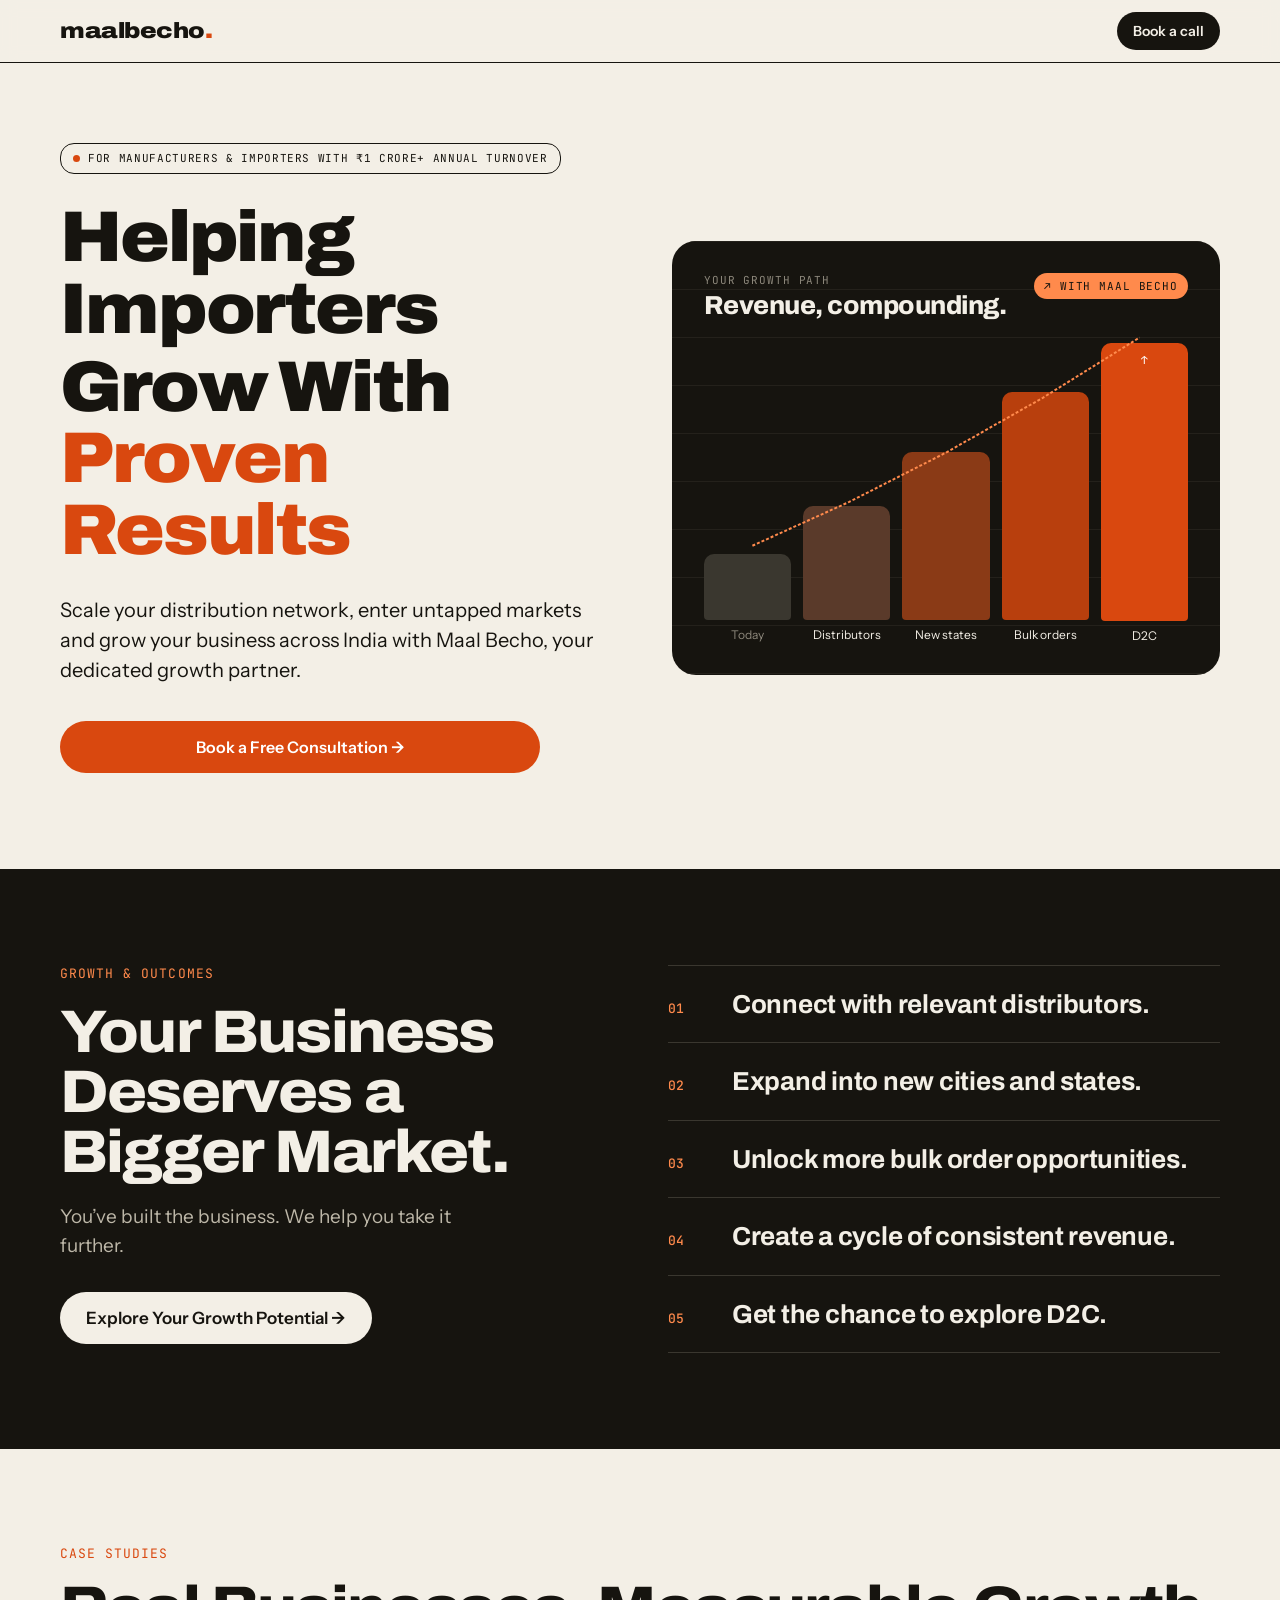
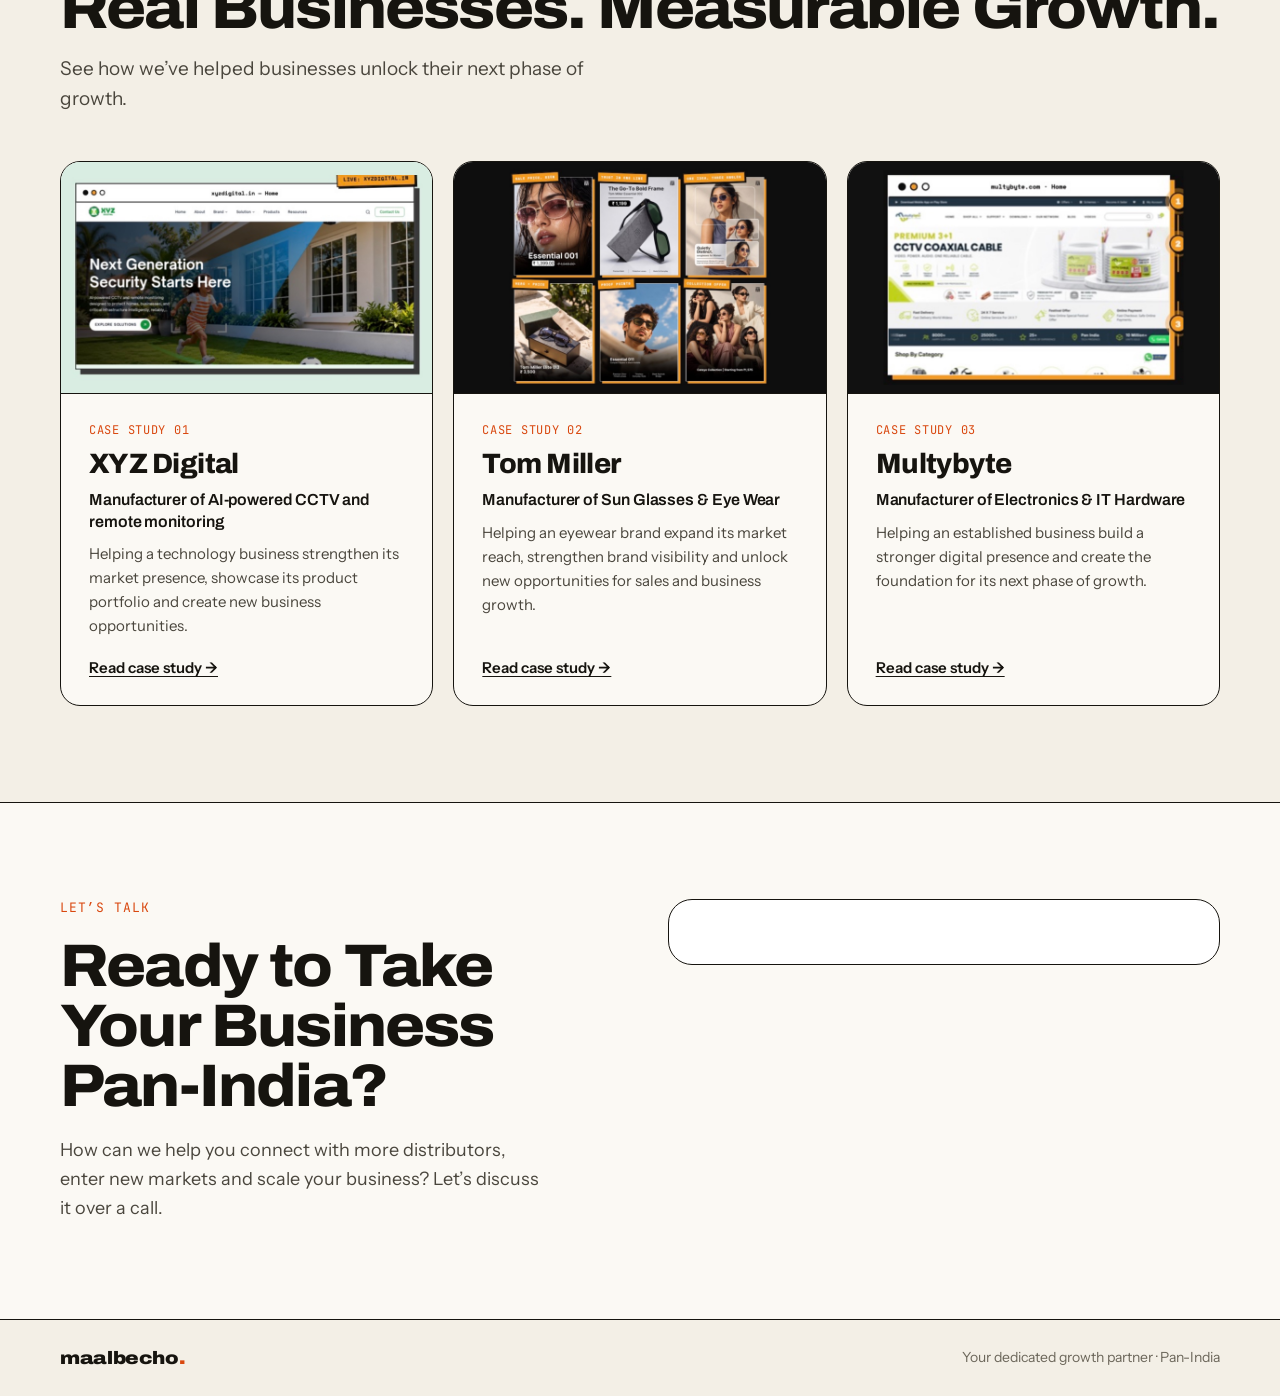
<file: index.html>
<!DOCTYPE html>
<html lang="en">
<head>
<meta charset="utf-8">
<meta name="viewport" content="width=device-width, initial-scale=1">
<title>Maalbecho — More Distributors. More Markets. More Business.</title>
<meta name="description" content="Scale your distribution network, enter untapped markets and grow across India with Maal Becho, your dedicated growth partner.">
<meta property="og:title" content="Maalbecho — More Distributors. More Markets. More Business.">
<meta property="og:type" content="website">
<link rel="icon" type="image/svg+xml" href="favicon.svg">
<link rel="apple-touch-icon" href="favicon-180.png">
<link rel="preconnect" href="https://fonts.googleapis.com">
<link rel="preconnect" href="https://fonts.gstatic.com" crossorigin>
<link rel="stylesheet" href="https://fonts.googleapis.com/css2?family=Archivo:wdth,wght@62..125,400..900&family=Instrument+Sans:wght@400;500;600&family=JetBrains+Mono:wght@500&display=swap">
<link rel="stylesheet" href="css/landing.css">
<script>window.dataLayer=window.dataLayer||[];window.dataLayer.push({'gtm.start':new Date().getTime(),event:'gtm.js'});</script>
<script async src="https://www.googletagmanager.com/gtm.js?id=GTM-WXWTQQGD"></script>
</head>
<body>
<header class="hdr"><div class="wrap">
  <a class="logo" href="index.html" aria-label="Maalbecho home">maalbecho<span>.</span></a>
  <nav aria-label="Main"><a class="pill" href="#apply">Book a call</a></nav>
</div></header>

<main>
<section class="wrap hero">
  <div class="hero-copy">
    <div class="tag"><i></i>For Manufacturers &amp; Importers with ₹1 Crore+ Annual Turnover</div>
    <h1>Helping <span class="rot" id="rot"><span class="on">Manufacturers</span><span aria-hidden="true">Importers</span></span> Grow With <span class="acc">Proven Results</span></h1>
    <p class="sub">Scale your distribution network, enter untapped markets and grow your business across India with Maal Becho, your dedicated growth partner.</p>
    <div class="btns"><a class="btn or" href="#apply">Book a Free Consultation →</a></div>
  </div>
  <div class="gpanel" aria-label="Growth path chart">
    <div class="gridlines"></div>
    <div class="ghead">
      <div><small>YOUR GROWTH PATH</small><b>Revenue, compounding.</b></div>
      <em>↗ WITH MAAL BECHO</em>
    </div>
    <div class="gchart">
        <div class="bar"><div class="col" style="height:22%;background:#3A372F;color:#BDB7A8"></div><span style="color:#8C877B">Today</span></div>
        <div class="bar"><div class="col" style="height:38%;background:#5A3A2A;color:#F3EFE6"></div><span style="color:#F3EFE6">Distributors</span></div>
        <div class="bar"><div class="col" style="height:56%;background:#8A3A16;color:#F3EFE6"></div><span style="color:#F3EFE6">New states</span></div>
        <div class="bar"><div class="col" style="height:76%;background:#B83F0D;color:#F3EFE6"></div><span style="color:#F3EFE6">Bulk orders</span></div>
        <div class="bar"><div class="col" style="height:100%;background:#D9480F;color:#fff">↑</div><span style="color:#F3EFE6">D2C</span></div>
      <svg viewBox="0 0 100 100" preserveAspectRatio="none" aria-hidden="true"><path d="M10 74 L30 58 L50 40 L70 20 L90 -2" fill="none" stroke="#FF8A4C" stroke-dasharray="3 2" vector-effect="non-scaling-stroke"/></svg>
    </div>
  </div>
</section>

<section class="dark"><div class="wrap grid2">
  <div class="col">
    <div class="eyebrow">GROWTH &amp; OUTCOMES</div>
    <h2>Your Business Deserves a Bigger Market.</h2>
    <p>You’ve built the business. We help you take it further.</p>
    <a class="btn" href="#apply">Explore Your Growth Potential →</a>
  </div>
  <ol class="outs">
        <li><b>01</b><span>Connect with relevant distributors.</span></li>
        <li><b>02</b><span>Expand into new cities and states.</span></li>
        <li><b>03</b><span>Unlock more bulk order opportunities.</span></li>
        <li><b>04</b><span>Create a cycle of consistent revenue.</span></li>
        <li><b>05</b><span>Get the chance to explore D2C.</span></li>
  </ol>
</div></section>

<section class="wrap cases" id="cases">
  <div class="eyebrow">CASE STUDIES</div>
  <h2>Real Businesses. Measurable Growth.</h2>
  <p class="lead">See how we’ve helped businesses unlock their next phase of growth.</p>
  <div class="cards">
      <article class="card">
        <img src="assets/case-studies/xyz-digital.jpg" alt="XYZ Digital case study" width="1600" height="1000">
        <div><small>CASE STUDY 01</small><h3>XYZ Digital</h3><h4>Manufacturer of AI-powered CCTV and remote monitoring</h4><p>Helping a technology business strengthen its market presence, showcase its product portfolio and create new business opportunities.</p><a href="assets/case-studies/xyz-digital-case-study.pdf" target="_blank" rel="noopener">Read case study →</a></div>
      </article>
      <article class="card">
        <img src="assets/case-studies/tom-miller.jpg" alt="Tom Miller case study" width="1600" height="1000">
        <div><small>CASE STUDY 02</small><h3>Tom Miller</h3><h4>Manufacturer of Sun Glasses &amp; Eye Wear</h4><p>Helping an eyewear brand expand its market reach, strengthen brand visibility and unlock new opportunities for sales and business growth.</p><a href="assets/case-studies/tom-miller-case-study.pdf" target="_blank" rel="noopener">Read case study →</a></div>
      </article>
      <article class="card">
        <img src="assets/case-studies/multybyte.jpg" alt="Multybyte case study" width="1600" height="1000">
        <div><small>CASE STUDY 03</small><h3>Multybyte</h3><h4>Manufacturer of Electronics &amp; IT Hardware</h4><p>Helping an established business build a stronger digital presence and create the foundation for its next phase of growth.</p><a href="assets/case-studies/multybyte-case-study.pdf" target="_blank" rel="noopener">Read case study →</a></div>
      </article>
  </div>
</section>

<section class="apply" id="apply"><div class="wrap grid2">
  <div class="col">
    <div class="eyebrow">LET’S TALK</div>
    <h2>Ready to Take Your Business Pan-India?</h2>
    <p>How can we help you connect with more distributors, enter new markets and scale your business? Let’s discuss it over a call.</p>
    
  </div>
  <div class="formbox">
    <div data-leadgen-form="ed8972c9-ac7f-48f7-9db3-3a24e0af2548"></div>
  </div>
</div></section>
</main>

<footer class="ftr"><div class="wrap">
  <a class="logo" href="index.html">maalbecho<span>.</span></a>
  <div>Your dedicated growth partner · Pan-India</div>
</div></footer>
<script src="js/landing.js"></script>
<script src="https://api.leadzam.com/widget/widget.js" defer></script>
</body>
</html>
</file>
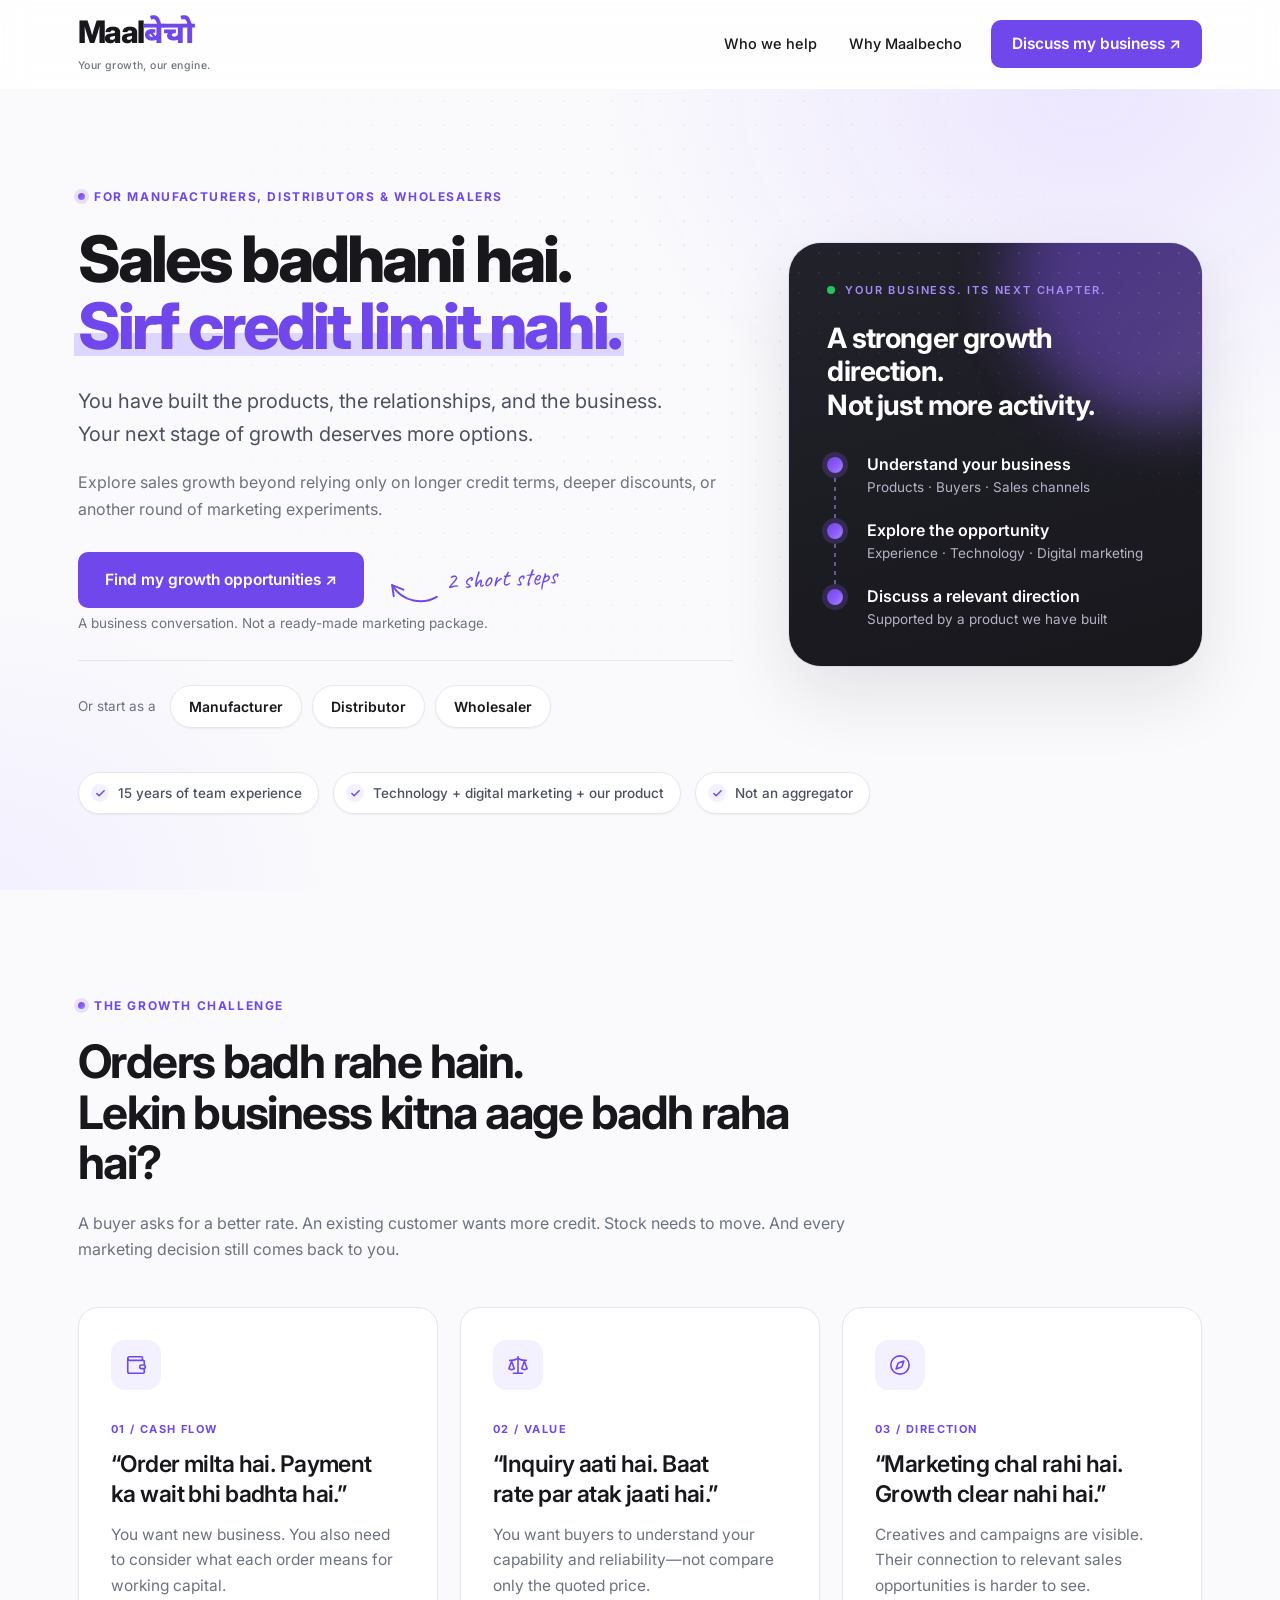
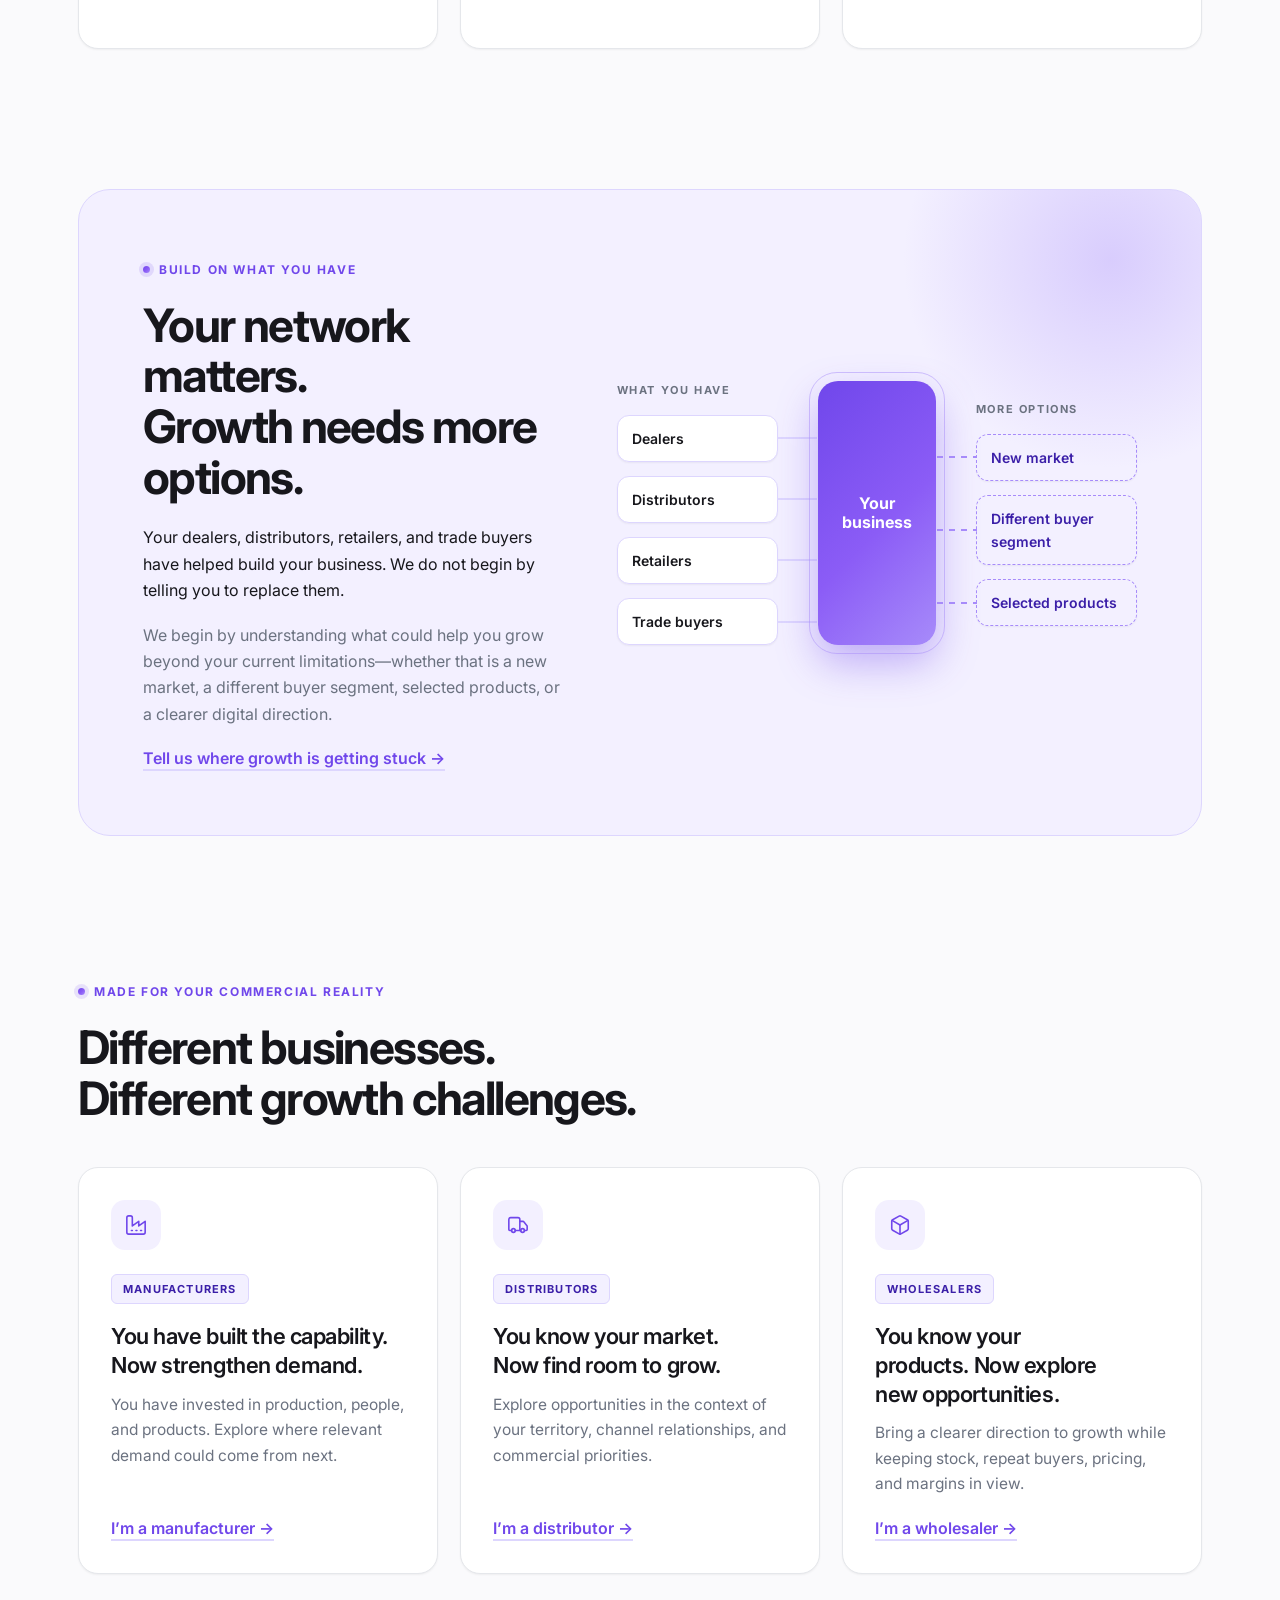
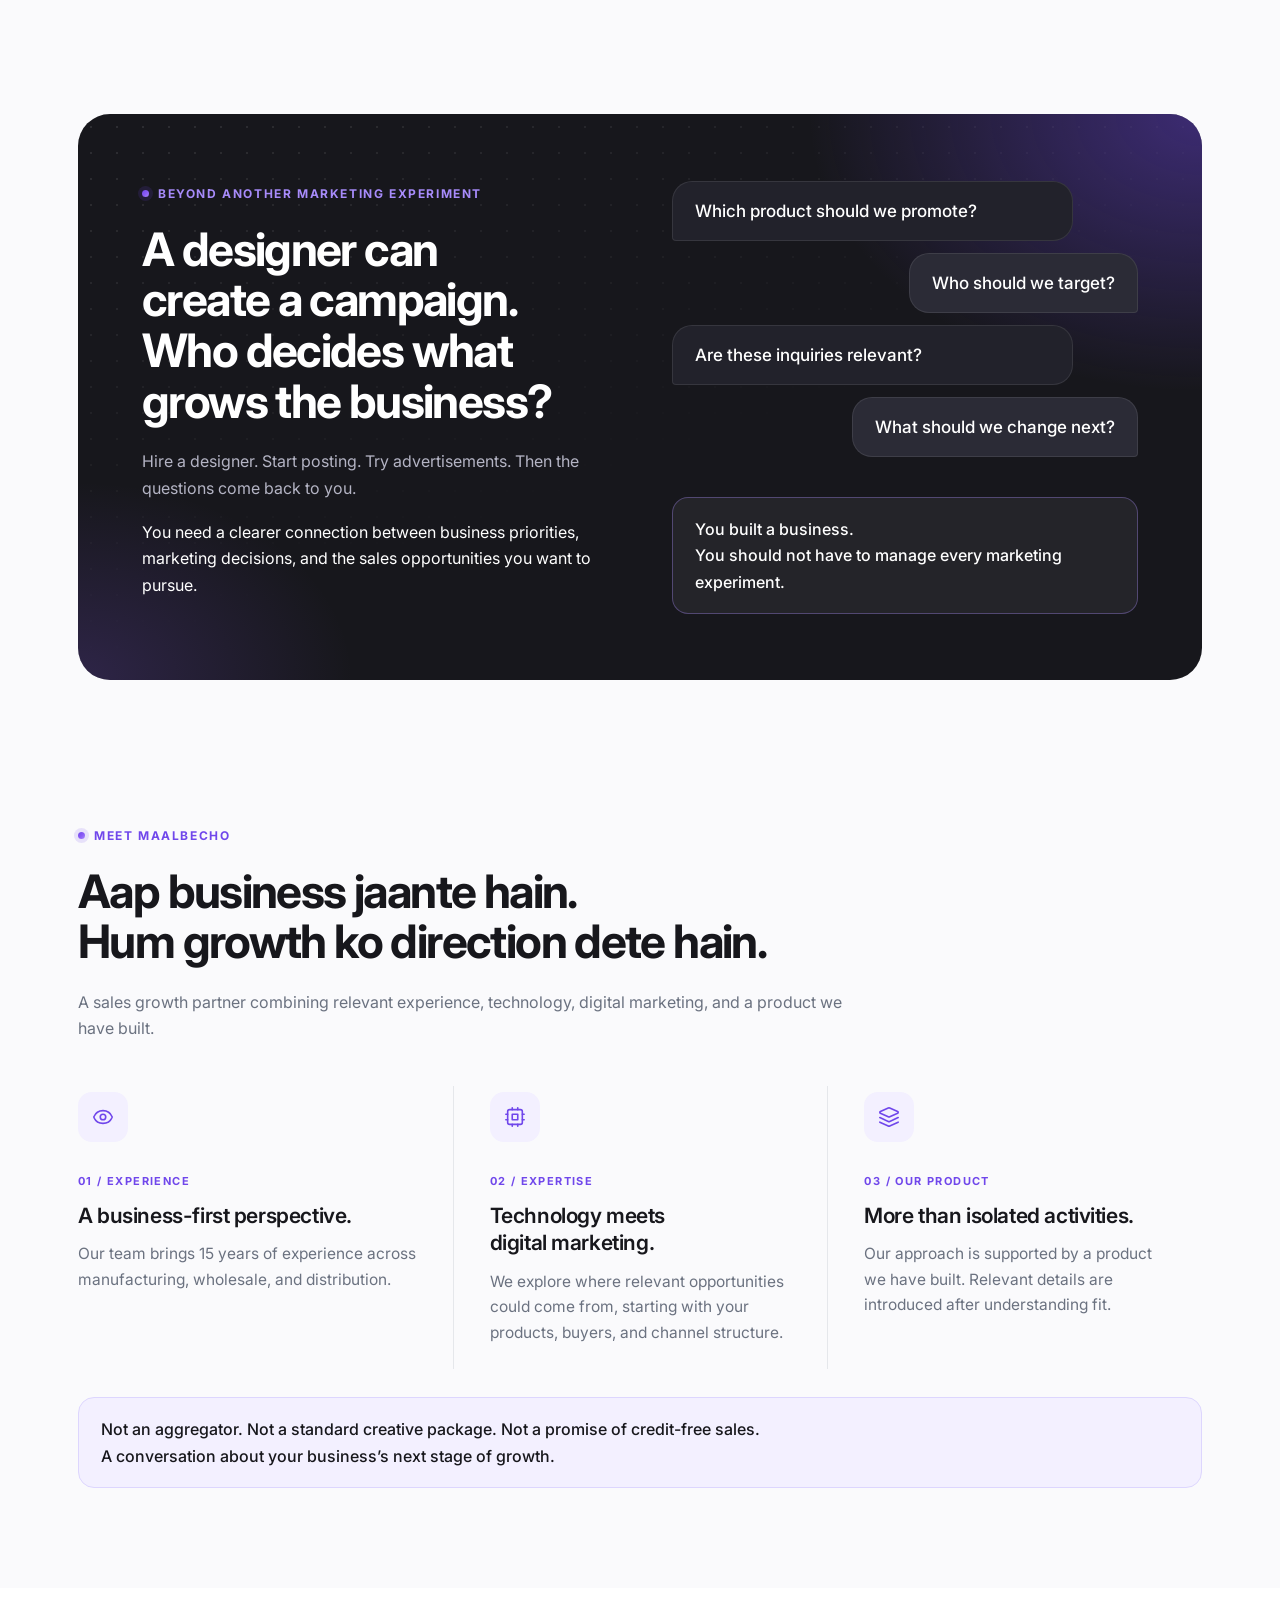
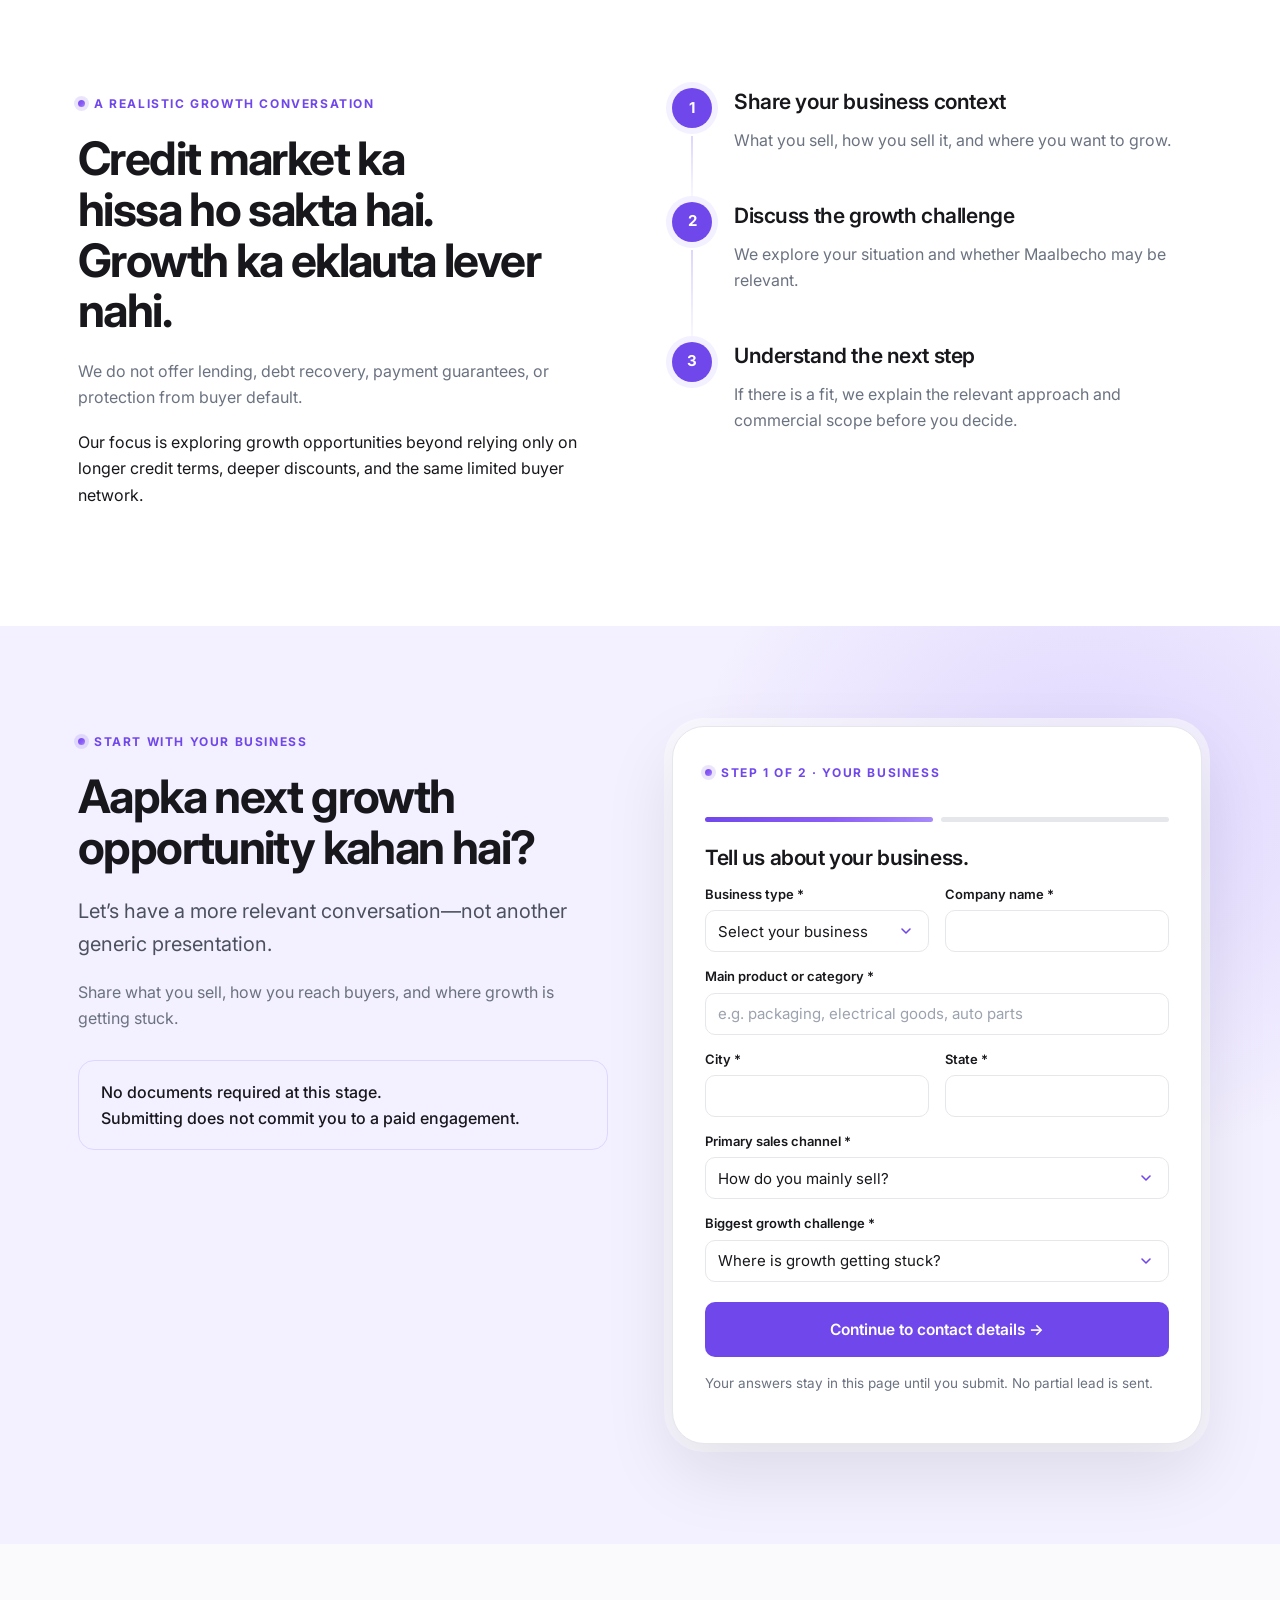
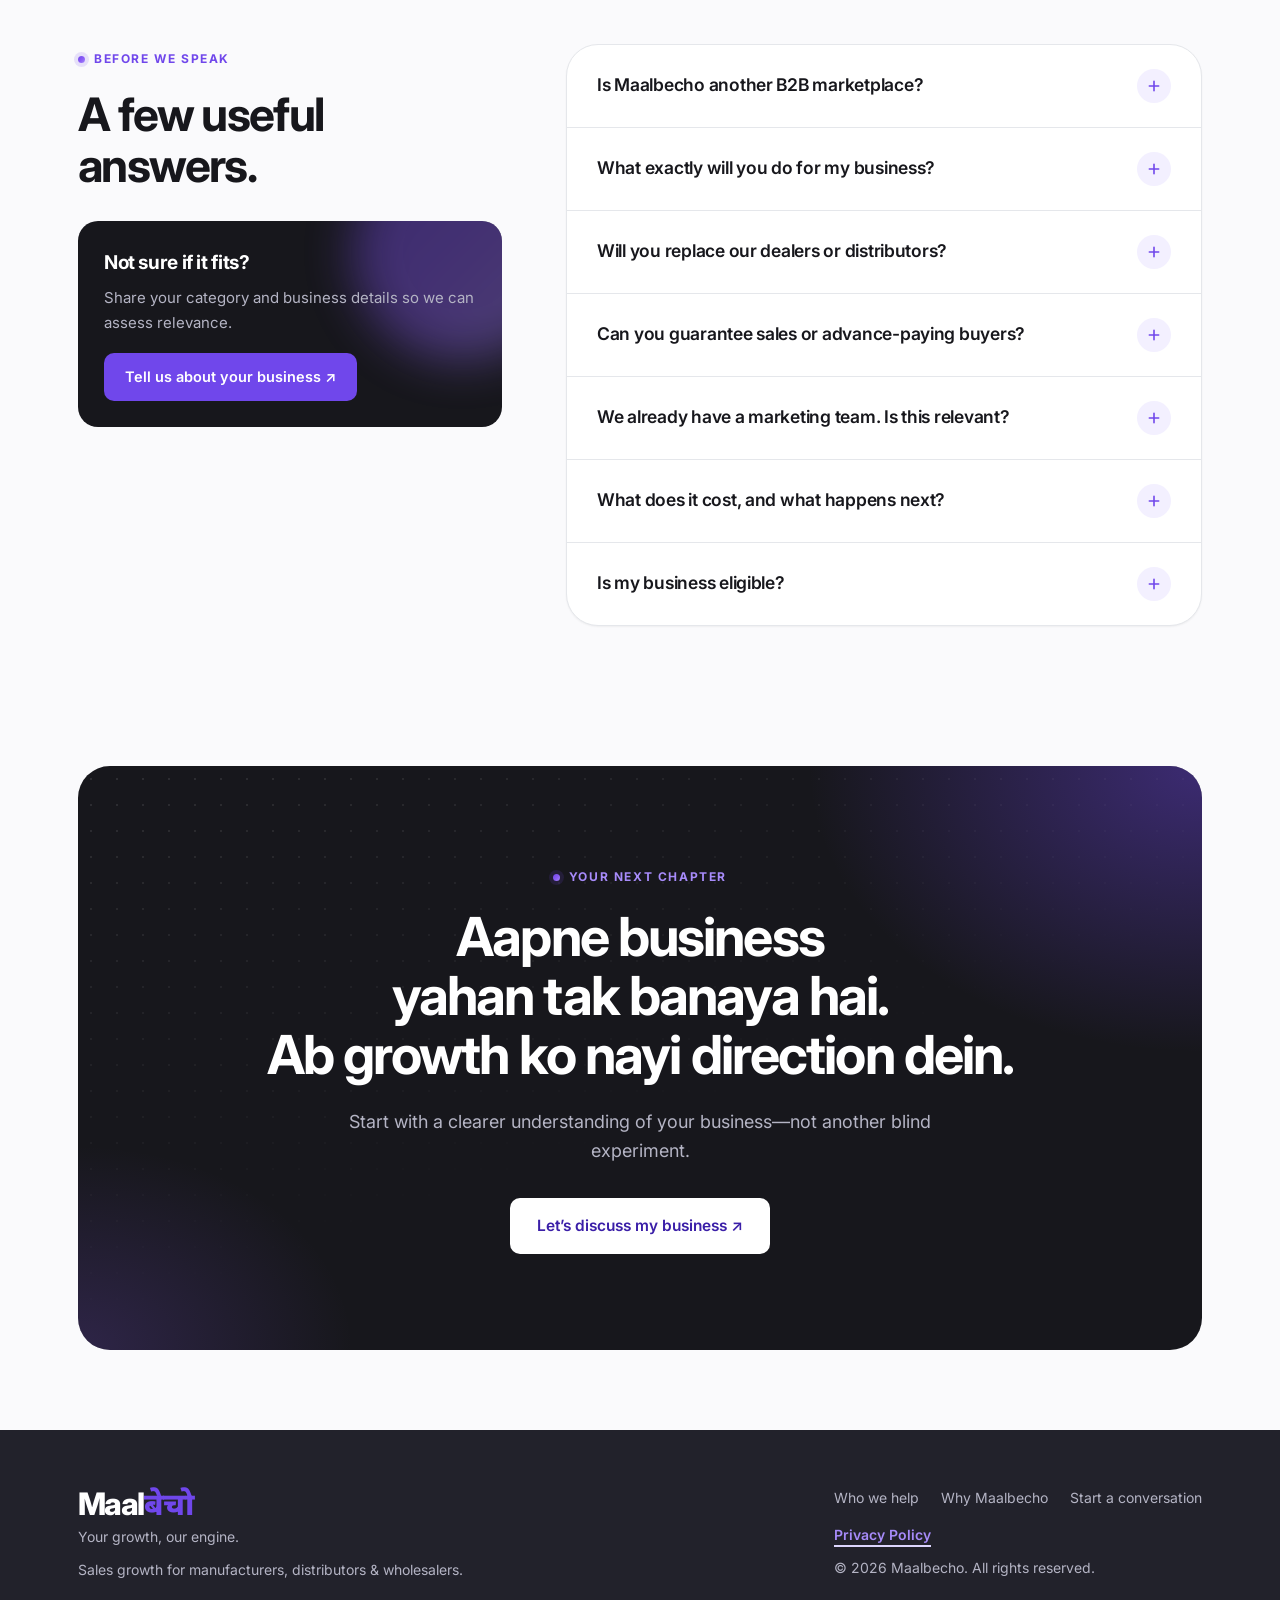
<file: backup/index.html>
<!DOCTYPE html>
<html lang="en"><head><meta charset="utf-8"><meta name="viewport" content="width=device-width,initial-scale=1"><title>Maalbecho — Your growth, our engine.</title><meta name="description" content="A sales growth partner for manufacturers, distributors and wholesalers. Explore your next growth opportunity with Maalbecho."><meta name="theme-color" content="#7047EB"><link rel="preconnect" href="https://fonts.googleapis.com"><link rel="preconnect" href="https://fonts.gstatic.com" crossorigin><link rel="stylesheet" href="https://fonts.googleapis.com/css2?family=Inter:wght@400;500;600;700;800&family=Noto+Sans+Devanagari:wght@600;700;800&family=Caveat:wght@600&display=swap"><script>document.documentElement.className+=' js'</script><style>
/* =========================================================
   Maalbecho — premium Black · Purple · White
   Concept: a calm white canvas; big rounded "panels" carry the
   charcoal and tinted moments; purple is reserved for action.
   ========================================================= */
:root{
  --primary:#7047EB;--primary-hover:#5B35D5;--primary-dark:#3B1FA8;
  --bright:#8B5CF6;--lavender:#A78BFA;--pale:#DDD6FE;--tint:#F3F0FF;
  --gradient:linear-gradient(135deg,#7047EB 0%,#8B5CF6 55%,#A78BFA 100%);
  --ink:#17171C;--surface:#22222B;--card-dark:#2B2B36;
  --bg:#FAFAFC;--card:#FFFFFF;--muted:#6B7280;--faint:#9CA3AF;--line:#E5E7EB;
  --on-dark-muted:#B4B4C4;--body:#4B5160;
  --success:#16A34A;--warning:#D97706;--warning-bg:#FEF3C7;--error:#DC2626;
  --r-sm:8px;--r-md:10px;--r-lg:16px;--r-xl:20px;--r-2xl:32px;
  --shadow-sm:0 1px 2px rgba(23,23,28,.05);
  --shadow-md:0 14px 36px rgba(112,71,235,.12);
  --shadow-lg:0 28px 70px rgba(23,23,28,.10);
  --ring:0 0 0 4px rgba(112,71,235,.18);
  --font:'Inter',system-ui,-apple-system,'Segoe UI',Roboto,Arial,sans-serif;
  --font-hi:'Noto Sans Devanagari','Inter',system-ui,sans-serif;
  --font-hand:'Caveat','Segoe Script',cursive;
  --ease:cubic-bezier(.22,.7,.2,1);
}
*{box-sizing:border-box}
html{scroll-behavior:smooth;scroll-padding-top:96px;-webkit-text-size-adjust:100%}
body{margin:0;font:400 16px/1.65 var(--font);color:var(--ink);background:var(--bg);-webkit-font-smoothing:antialiased;text-rendering:optimizeLegibility;overflow-x:hidden}
a{color:inherit}
button,input,select,textarea{font:inherit}
button,.btn{cursor:pointer}
.wrap{max-width:1180px;margin:auto;padding:0 28px}
.two>*,.hero-grid>*,.grid3>*{min-width:0}
.ic{width:22px;height:22px;flex:none}
[hidden],.hidden{display:none!important}

/* ---------- Header ---------- */
header{background:rgba(255,255,255,.82);-webkit-backdrop-filter:saturate(1.6) blur(14px);backdrop-filter:saturate(1.6) blur(14px);border-bottom:1px solid transparent;position:sticky;top:0;z-index:40;transition:border-color .25s,box-shadow .25s,background .25s}
header.stuck{border-bottom-color:var(--line);background:rgba(255,255,255,.94);box-shadow:0 6px 24px rgba(23,23,28,.05)}
.sp{position:absolute;left:0;bottom:-1px;height:2px;width:100%;background:var(--gradient);transform:scaleX(0);transform-origin:left}
.nav{display:flex;justify-content:space-between;align-items:center;gap:24px;padding-top:14px;padding-bottom:14px}
.brand{text-decoration:none;display:inline-block;color:var(--ink)}
.wordmark{font-size:31px;font-weight:800;letter-spacing:-1.6px;line-height:1.15;white-space:nowrap}
.wordmark .hindi{color:var(--primary);font-family:var(--font-hi);letter-spacing:-.5px}
.m{position:relative;display:inline-block;padding-right:2px}
.brand small{display:block;font-size:10.5px;letter-spacing:.4px;margin-top:3px;color:var(--muted);font-weight:500}
.navlinks{display:flex;align-items:center;gap:6px;font-size:14.5px;font-weight:500}
.navlinks a{text-decoration:none}
.navlinks a:not(.btn){padding:8px 13px;border-radius:var(--r-sm);color:var(--ink);transition:background .15s,color .15s}
.navlinks a:not(.btn):hover,.navlinks a[aria-current]{background:var(--tint);color:var(--primary)}
.navlinks .btn{margin-left:10px;min-height:44px;padding:10px 20px}

/* ---------- Buttons ---------- */
.btn{position:relative;overflow:hidden;background:var(--primary);border:1px solid transparent;border-radius:var(--r-md);color:#fff;padding:14px 26px;min-height:52px;font-weight:600;font-size:15.5px;text-decoration:none;display:inline-flex;justify-content:center;align-items:center;gap:10px;transition:transform .2s var(--ease),background .2s,box-shadow .2s,border-color .2s}
.btn:before{content:'';position:absolute;inset:0;background:linear-gradient(100deg,transparent 30%,rgba(255,255,255,.28) 50%,transparent 70%);transform:translateX(-120%);transition:transform .7s var(--ease)}
.btn:hover{transform:translateY(-2px);background:var(--primary-hover);box-shadow:0 12px 28px rgba(112,71,235,.32)}
.btn:hover:before{transform:translateX(120%)}
.btn:active{transform:translateY(0)}
.btn.secondary{background:var(--tint);color:var(--primary);box-shadow:none}
.btn.secondary:hover{background:var(--pale);color:var(--primary-dark);box-shadow:none}
.btn.secondary:before{display:none}
.btn.light{background:#fff;color:var(--primary-dark)}
.btn.light:hover{background:var(--tint);box-shadow:0 12px 28px rgba(0,0,0,.25)}
.btn:disabled{opacity:.55;cursor:not-allowed;transform:none;box-shadow:none}

/* ---------- Type ---------- */
.eyebrow{display:inline-flex;align-items:center;gap:9px;font-size:12px;letter-spacing:1.6px;text-transform:uppercase;font-weight:700;color:var(--primary);margin-bottom:20px}
.eyebrow:before{content:'';width:7px;height:7px;border-radius:50%;background:var(--gradient);box-shadow:0 0 0 4px rgba(112,71,235,.14);flex:none}
.eyebrow.on-dark{color:var(--lavender)}
h1,h2,h3{text-wrap:balance}
h1{font-size:clamp(38px,5vw,64px);line-height:1.04;letter-spacing:-.045em;font-weight:800;margin:0 0 26px;max-width:800px}
h2{font-size:clamp(30px,3.6vw,48px);line-height:1.1;letter-spacing:-.035em;font-weight:700;margin:0 0 22px}
h3{line-height:1.3;font-size:21px;font-weight:600;letter-spacing:-.02em;margin:0 0 12px}
p{margin:0 0 18px}
.muted{color:var(--muted)}
.hl{color:var(--primary);background:linear-gradient(var(--pale),var(--pale)) no-repeat 0 86%/100% 30%;-webkit-box-decoration-break:clone;box-decoration-break:clone;padding:0 4px;margin:0 -4px;animation:hl 1s .5s var(--ease) both}
@keyframes hl{from{background-size:0 30%}to{background-size:100% 30%}}

/* ---------- Hero ---------- */
.hero{position:relative;overflow:hidden;padding:92px 0 40px;background:var(--bg)}
.hero:before{content:'';position:absolute;inset:0;background:radial-gradient(55% 70% at 85% 0%,#ECE6FF 0%,rgba(236,230,255,0) 70%),radial-gradient(40% 55% at 0% 100%,#F3F0FF 0%,rgba(243,240,255,0) 70%)}
.hero:after{content:'';position:absolute;inset:0;background-image:radial-gradient(rgba(23,23,28,.13) 1px,transparent 1.2px);background-size:24px 24px;-webkit-mask-image:radial-gradient(60% 70% at 50% 30%,#000,transparent 75%);mask-image:radial-gradient(60% 70% at 50% 30%,#000,transparent 75%);opacity:.55}
.hero .wrap{position:relative;z-index:1}
.hero-grid{display:grid;grid-template-columns:1.35fr .85fr;gap:56px;align-items:center}
.lead{font-size:20px;color:var(--body);max-width:620px}
.cta-row{display:flex;align-items:center;gap:6px 22px;flex-wrap:wrap;margin:30px 0 4px}
.scribble{display:inline-flex;align-items:center;gap:6px;font-family:var(--font-hand);font-size:25px;line-height:1;color:var(--primary);transform:rotate(-3deg)}
.scribble svg{width:54px;height:34px;fill:none;stroke:currentColor;stroke-width:2;stroke-linecap:round;stroke-linejoin:round;transform:translateY(8px)}
.micro{font-size:13.5px;color:var(--muted)}
.quick{display:flex;flex-wrap:wrap;align-items:center;gap:10px;margin:26px 0 0;padding-top:24px;border-top:1px solid var(--line)}
.quick .label{font-size:13.5px;color:var(--muted);margin-right:4px}
.chip{border:1px solid var(--line);background:#fff;border-radius:999px;padding:9px 18px;font-weight:600;font-size:14px;color:var(--ink);box-shadow:var(--shadow-sm);transition:transform .2s var(--ease),border-color .2s,color .2s,background .2s,box-shadow .2s}
.chip:hover{border-color:var(--primary);color:var(--primary);background:var(--tint);transform:translateY(-2px);box-shadow:var(--shadow-md)}

.hero-art{position:relative;background:linear-gradient(165deg,var(--surface) 0%,var(--ink) 100%);color:#fff;border-radius:var(--r-2xl);padding:38px;overflow:hidden;box-shadow:var(--shadow-lg),0 0 0 1px rgba(167,139,250,.18);}
.hero-art:before{content:'';position:absolute;width:300px;height:300px;border-radius:50%;right:-110px;top:-120px;background:var(--gradient);opacity:.45;filter:blur(30px)}
.hero-art:after{content:'';position:absolute;inset:0;background-image:radial-gradient(rgba(255,255,255,.12) 1px,transparent 1.2px);background-size:20px 20px;-webkit-mask-image:linear-gradient(200deg,#000,transparent 55%);mask-image:linear-gradient(200deg,#000,transparent 55%)}
.hero-art>*{position:relative;z-index:1}
@keyframes float{0%,100%{transform:translateY(0)}50%{transform:translateY(-8px)}}
.art-label{display:flex;align-items:center;gap:10px;font-size:11px;letter-spacing:1.8px;color:var(--lavender);font-weight:600}
.art-label:before{content:'';width:8px;height:8px;border-radius:50%;background:#22C55E;box-shadow:0 0 0 0 rgba(34,197,94,.6);animation:ping 2.2s infinite}
@keyframes ping{70%{box-shadow:0 0 0 9px rgba(34,197,94,0)}100%{box-shadow:0 0 0 0 rgba(34,197,94,0)}}
.art-title{font-size:28px;line-height:1.2;letter-spacing:-.03em;font-weight:700;margin:22px 0 32px}
.journey{position:relative;display:grid;gap:24px}
.journey div{position:relative;padding:0 0 0 40px;font-weight:600;font-size:16px;line-height:1.35}
.journey div:before{content:'';position:absolute;left:0;top:3px;width:16px;height:16px;border-radius:50%;background:var(--gradient);box-shadow:0 0 0 5px rgba(139,92,246,.22);animation:pulse 3.2s infinite}
.journey div:nth-child(2):before{animation-delay:1s}.journey div:nth-child(3):before{animation-delay:2s}
@keyframes pulse{0%,100%{box-shadow:0 0 0 4px rgba(139,92,246,.2)}50%{box-shadow:0 0 0 9px rgba(139,92,246,.05)}}
.journey div:not(:last-child):after{content:'';position:absolute;left:7px;top:24px;bottom:-22px;width:2px;background:repeating-linear-gradient(var(--lavender) 0 4px,transparent 4px 9px);opacity:.55}
.journey small{display:block;color:var(--on-dark-muted);font-weight:400;font-size:13.5px;margin-top:2px}
.proofline{display:flex;gap:12px 14px;flex-wrap:wrap;margin-top:44px;padding-bottom:36px}
.proofline span{display:inline-flex;align-items:center;gap:9px;background:#fff;border:1px solid var(--line);border-radius:999px;padding:9px 16px 9px 12px;font-size:13.5px;font-weight:500;color:var(--body);box-shadow:var(--shadow-sm)}
.proofline span:before{content:'';width:18px;height:18px;border-radius:50%;background:var(--tint) url("data:image/svg+xml,%3Csvg xmlns='http://www.w3.org/2000/svg' viewBox='0 0 24 24' fill='none' stroke='%237047EB' stroke-width='3.2' stroke-linecap='round' stroke-linejoin='round'%3E%3Cpath d='M20 6 9 17l-5-5'/%3E%3C/svg%3E") center/11px no-repeat;flex:none}

/* ---------- Sections & panels ---------- */
section{padding:100px 0;background:var(--bg)}
section.band{padding:40px 0}
.section-intro{max-width:780px;margin-bottom:44px}
.grid3{display:grid;grid-template-columns:repeat(3,1fr);gap:22px}
.two{display:grid;grid-template-columns:1fr 1fr;gap:64px;align-items:center}
.panel{position:relative;overflow:hidden;border-radius:var(--r-2xl);padding:clamp(32px,5vw,68px)}
.panel>*{position:relative;z-index:1}
.panel.tint{background:var(--tint);border:1px solid var(--pale)}
.panel.tint:before{content:'';position:absolute;right:-120px;top:-140px;width:420px;height:420px;border-radius:50%;background:radial-gradient(circle,rgba(167,139,250,.35),rgba(167,139,250,0) 70%);z-index:0}
.panel.ink{background:var(--ink);color:#fff}
.panel.ink:before{content:'';position:absolute;inset:0;z-index:0;background:radial-gradient(50% 70% at 100% 0%,rgba(112,71,235,.42),rgba(112,71,235,0) 70%),radial-gradient(35% 50% at 0% 100%,rgba(139,92,246,.2),rgba(139,92,246,0) 70%)}
.panel.ink:after{content:'';position:absolute;inset:0;z-index:0;background-image:radial-gradient(rgba(255,255,255,.1) 1px,transparent 1.2px);background-size:26px 26px;-webkit-mask-image:linear-gradient(160deg,#000,transparent 60%);mask-image:linear-gradient(160deg,#000,transparent 60%)}
.panel.ink h2{color:#fff}
.panel.ink .muted{color:var(--on-dark-muted)}
.panel.ink .text-link{color:var(--lavender);text-decoration-color:rgba(167,139,250,.4)}

/* ---------- Cards ---------- */
.card{position:relative;overflow:hidden;border:1px solid var(--line);border-radius:var(--r-xl);padding:32px;background:var(--card);box-shadow:var(--shadow-sm);transition:transform .3s var(--ease),box-shadow .3s,border-color .3s}
.card:before{content:'';position:absolute;inset:0;pointer-events:none;opacity:0;transition:opacity .3s;background:radial-gradient(340px circle at var(--mx,50%) var(--my,0%),rgba(112,71,235,.09),transparent 65%)}
.card>*{position:relative}
.card:hover{transform:translateY(-4px);box-shadow:var(--shadow-md);border-color:var(--pale)}
.card:hover:before{opacity:1}
.card p{color:var(--muted);font-size:15.5px}
.card h3{font-size:22px}
.ic-tile{width:50px;height:50px;border-radius:14px;background:var(--tint);color:var(--primary);display:grid;place-items:center;margin-bottom:24px;transition:background .3s,color .3s,transform .3s var(--ease)}
.card:hover .ic-tile,.feature:hover .ic-tile{background:var(--primary);color:#fff;transform:rotate(-6deg) scale(1.06)}
.num{display:inline-block;font-size:11px;font-weight:700;letter-spacing:1.4px;color:var(--primary);margin-bottom:12px}
.pill{display:inline-block;background:var(--tint);color:var(--primary-dark);border:1px solid var(--pale);border-radius:6px;padding:5px 11px;font-size:11px;font-weight:700;letter-spacing:1.2px;margin-bottom:18px}
.text-link{border:0;background:none;color:var(--primary);padding:0;text-align:left;font-weight:600;text-decoration:underline;text-decoration-color:var(--pale);text-decoration-thickness:2px;text-underline-offset:5px;transition:color .15s,text-decoration-color .15s}
.text-link:hover{color:var(--primary-hover);text-decoration-color:var(--primary)}
.card.path>.text-link{position:static}
.card.path .text-link:after{content:'';position:absolute;inset:0}
.card.path .text-link{margin-top:auto}
.card.path{display:flex;flex-direction:column}
.card.path>.pill{align-self:flex-start}

/* challenge quotes */
.quote-card h3{font-size:23px;letter-spacing:-.025em}

/* network illustration */
.panel.tint.two{grid-template-columns:.9fr 1.1fr;gap:48px}
.net{display:grid;grid-template-columns:1fr 118px 1fr;gap:0 40px;align-items:stretch}
.net-col{display:grid;gap:14px;align-content:center}
.net-cap{font-size:11px;letter-spacing:1.6px;text-transform:uppercase;font-weight:700;color:var(--muted);margin-bottom:2px}
.node{position:relative;background:#fff;border:1px solid var(--pale);border-radius:12px;padding:11px 14px;font-weight:600;font-size:14px;box-shadow:var(--shadow-sm)}
.node:after{content:'';position:absolute;top:50%;width:40px;height:2px;margin-top:-1px;background:var(--pale)}
.net-col.have .node:after{left:100%}
.net-col.more .node{background:transparent;border:1.5px dashed var(--lavender);color:var(--primary-dark)}
.net-col.more .node:after{right:100%;background:repeating-linear-gradient(90deg,var(--lavender) 0 6px,transparent 6px 12px);background-size:12px 2px;animation:dash 1s linear infinite}
@keyframes dash{to{background-position:12px 0}}
.core{position:relative;border-radius:20px;background:var(--gradient);color:#fff;display:grid;place-items:center;text-align:center;font-weight:700;font-size:16px;line-height:1.2;padding:20px 10px;box-shadow:0 18px 40px rgba(112,71,235,.4)}
.core:before{content:'';position:absolute;inset:-9px;border-radius:28px;border:1.5px solid var(--lavender);opacity:.5;animation:ripple 3s ease-out infinite}
@keyframes ripple{from{transform:scale(.96);opacity:.6}to{transform:scale(1.07);opacity:0}}

/* conversation bubbles */
.quote-stack{display:grid;gap:12px}
.quote-stack p{background:var(--surface);border:1px solid rgba(255,255,255,.09);border-radius:20px 20px 20px 4px;padding:15px 22px;margin:0;max-width:86%;font-weight:500;font-size:17px;color:#fff}
.quote-stack p:nth-child(even){justify-self:end;border-radius:20px 20px 4px 20px;background:var(--card-dark)}
.note{margin-top:28px;padding:18px 22px;border-radius:var(--r-lg);background:var(--tint);border:1px solid var(--pale);font-weight:500;color:var(--ink)}
.panel.ink .note{background:rgba(255,255,255,.06);border-color:rgba(167,139,250,.35);color:#fff}

/* features */
.features{display:grid;grid-template-columns:repeat(3,1fr)}
.feature{padding:6px 36px 6px 0}
.feature+.feature{border-left:1px solid var(--line);padding-left:36px}
.feature p{color:var(--muted);font-size:15.5px}

/* steps */
.steps{counter-reset:step}
.step{padding:0 0 30px 62px;position:relative}
.step:last-child{padding-bottom:0}
.step:before{counter-increment:step;content:counter(step);position:absolute;left:0;top:0;width:40px;height:40px;display:grid;place-items:center;background:var(--primary);color:#fff;border-radius:50%;font-weight:700;font-size:15px;box-shadow:0 0 0 6px var(--tint)}
.step:not(:last-child):after{content:'';position:absolute;left:19px;top:48px;bottom:6px;width:2px;background:linear-gradient(var(--pale),rgba(221,214,254,.2))}

/* ---------- Form ---------- */
.form-section{position:relative;background:var(--tint)}
.form-section:before{content:'';position:absolute;inset:0;background:radial-gradient(45% 55% at 85% 20%,rgba(167,139,250,.28),rgba(167,139,250,0) 70%);pointer-events:none}
.form-section .wrap{position:relative}
.two.top{align-items:start}
.form-shell{background:var(--card);border:1px solid var(--line);border-radius:var(--r-2xl);padding:30px 32px;box-shadow:var(--shadow-lg),0 0 0 8px rgba(255,255,255,.55)}
.progress{display:flex;gap:8px;margin:15px 0 22px}
.progress span{height:5px;flex:1;background:var(--line);border-radius:5px;overflow:hidden}
.progress .active{background:var(--gradient)}
.form-grid{display:grid;grid-template-columns:1fr 1fr;gap:14px 16px}
label{display:block;font-size:13px;font-weight:600;margin-bottom:5px;color:var(--ink)}
input,select,textarea{width:100%;font-size:15px;line-height:1.4;border:1px solid var(--line);border-radius:var(--r-md);padding:9px 12px;background:#fff;color:var(--ink);transition:border-color .15s,box-shadow .15s}
input::placeholder,textarea::placeholder{color:var(--faint)}
input:hover,select:hover,textarea:hover{border-color:var(--pale)}
input:focus,select:focus,textarea:focus{outline:none;border-color:var(--primary);box-shadow:var(--ring)}
input:disabled,select:disabled,textarea:disabled{background:var(--bg);color:var(--faint);cursor:not-allowed}
input:user-invalid,select:user-invalid,textarea:user-invalid{border-color:var(--error);box-shadow:0 0 0 4px rgba(220,38,38,.12)}
input:not([type=checkbox]):not([type=radio]),select{height:42px}
input[type=radio]{accent-color:var(--primary)}
input[type=checkbox]{-webkit-appearance:none;appearance:none;width:18px;height:18px;padding:0;border:1.5px solid var(--faint);border-radius:5px;background:#fff center/12px no-repeat;display:inline-grid;place-content:center;transition:background-color .15s,border-color .15s,box-shadow .15s}
input[type=checkbox]:checked{background-color:var(--primary);border-color:var(--primary);background-image:url("data:image/svg+xml,%3Csvg xmlns='http://www.w3.org/2000/svg' viewBox='0 0 24 24' fill='none' stroke='%23fff' stroke-width='3.4' stroke-linecap='round' stroke-linejoin='round'%3E%3Cpath d='M20 6 9 17l-5-5'/%3E%3C/svg%3E")}
textarea{resize:vertical;min-height:84px}
/* dropdowns: same look everywhere, fully themed where the browser allows */
select{-webkit-appearance:none;appearance:none;cursor:pointer;padding-right:40px;background:#fff url("data:image/svg+xml,%3Csvg xmlns='http://www.w3.org/2000/svg' viewBox='0 0 24 24' fill='none' stroke='%237047EB' stroke-width='2.4' stroke-linecap='round' stroke-linejoin='round'%3E%3Cpath d='m6 9 6 6 6-6'/%3E%3C/svg%3E") right 14px center/16px no-repeat}
@supports (appearance:base-select){
  select,::picker(select){appearance:base-select}
  select{display:flex;align-items:center;justify-content:space-between;background-image:none;padding-right:12px}
  select::picker-icon{content:'';width:16px;height:16px;background:url("data:image/svg+xml,%3Csvg xmlns='http://www.w3.org/2000/svg' viewBox='0 0 24 24' fill='none' stroke='%237047EB' stroke-width='2.4' stroke-linecap='round' stroke-linejoin='round'%3E%3Cpath d='m6 9 6 6 6-6'/%3E%3C/svg%3E") center/16px no-repeat;transition:rotate .25s var(--ease)}
  select:open::picker-icon{rotate:180deg}
  ::picker(select){margin-top:6px;padding:6px;border:1px solid var(--pale);border-radius:14px;background:#fff;box-shadow:0 22px 50px rgba(23,23,28,.16);max-height:320px;opacity:0;transform:translateY(-6px);transition:opacity .2s,transform .25s var(--ease),display .25s allow-discrete,overlay .25s allow-discrete}
  ::picker(select):popover-open{opacity:1;transform:none}
  @starting-style{::picker(select):popover-open{opacity:0;transform:translateY(-6px)}}
  option{display:flex;align-items:center;justify-content:space-between;gap:12px;padding:10px 12px;border-radius:9px;font-size:15px;color:var(--ink);cursor:pointer;transition:background .15s,color .15s}
  option:hover,option:focus-visible{background:var(--tint);color:var(--primary-dark)}
  option:checked{background:var(--tint);color:var(--primary);font-weight:600}
  option:checked::checkmark{content:'';width:16px;height:16px;background:url("data:image/svg+xml,%3Csvg xmlns='http://www.w3.org/2000/svg' viewBox='0 0 24 24' fill='none' stroke='%237047EB' stroke-width='3' stroke-linecap='round' stroke-linejoin='round'%3E%3Cpath d='M20 6 9 17l-5-5'/%3E%3C/svg%3E") center/16px no-repeat}
  option:not(:checked)::checkmark{display:none}
  option[value='']{color:var(--faint)}
}
.full{grid-column:1/-1}
.check{display:flex;align-items:start;gap:9px;font-size:13px;font-weight:400;margin:15px 0;color:var(--muted)}
.check input{width:17px;min-width:17px;margin-top:4px;padding:0}
.form-actions{display:flex;gap:12px;margin-top:20px}
.form-actions .btn{flex:1}
.error{color:var(--error);font-size:13px}
.status{padding:14px 16px;background:var(--warning-bg);border:1px solid #F3D48A;color:#7A4A06;border-radius:var(--r-md);margin-top:18px;font-size:13.5px}

/* ---------- FAQ ---------- */
.faq-grid{display:grid;grid-template-columns:.8fr 1.2fr;gap:64px;align-items:start}
.faq-grid>div:first-child{position:sticky;top:110px}
.faq{background:#fff;border:1px solid var(--line);border-radius:var(--r-2xl);box-shadow:var(--shadow-sm);overflow:hidden}
details{border-bottom:1px solid var(--line);transition:background .25s}
details:last-child{border-bottom:0}
details:hover{background:#FCFBFF}
details[open]{background:var(--tint)}
summary{padding:24px 30px;font-size:17.5px;font-weight:600;letter-spacing:-.015em;cursor:pointer;list-style:none;display:flex;justify-content:space-between;align-items:center;gap:20px;transition:color .15s}
summary::-webkit-details-marker{display:none}
summary:hover,details[open] summary{color:var(--primary-dark)}
summary:after{content:'';flex:none;width:34px;height:34px;border-radius:50%;background:var(--tint) url("data:image/svg+xml,%3Csvg xmlns='http://www.w3.org/2000/svg' viewBox='0 0 24 24' fill='none' stroke='%237047EB' stroke-width='2.4' stroke-linecap='round'%3E%3Cpath d='M12 5v14M5 12h14'/%3E%3C/svg%3E") center/16px no-repeat;transition:transform .35s var(--ease),background-color .2s}
details[open] summary:after{background-color:var(--primary);background-image:url("data:image/svg+xml,%3Csvg xmlns='http://www.w3.org/2000/svg' viewBox='0 0 24 24' fill='none' stroke='%23ffffff' stroke-width='2.4' stroke-linecap='round'%3E%3Cpath d='M5 12h14'/%3E%3C/svg%3E");transform:rotate(180deg)}
details p{margin:0;padding:0 30px 26px;color:var(--body);max-width:720px;animation:faqin .35s var(--ease)}
@keyframes faqin{from{opacity:0;transform:translateY(-6px)}}
.faq-aside{margin-top:30px;border-radius:var(--r-xl);padding:26px;background:var(--ink);color:#fff;position:relative;overflow:hidden}
.faq-aside:before{content:'';position:absolute;right:-70px;top:-80px;width:220px;height:220px;border-radius:50%;background:var(--gradient);opacity:.4;filter:blur(24px)}
.faq-aside>*{position:relative}
.faq-aside p{color:var(--on-dark-muted);font-size:15px;margin-bottom:18px}
.faq-aside strong{display:block;font-size:19px;letter-spacing:-.02em;margin-bottom:8px}
.faq-aside .btn{min-height:46px;padding:11px 20px;font-size:14.5px}

/* ---------- Final CTA + footer ---------- */
.final{text-align:center;padding-block:clamp(56px,8vw,96px)}
.final h2{font-size:clamp(30px,4.2vw,56px);max-width:820px;margin-inline:auto}
.final p{max-width:620px;margin:0 auto 32px;font-size:18px}
footer{padding:56px 0 40px;background:var(--surface);color:var(--on-dark-muted);font-size:14px;margin-top:40px}
footer p{margin-bottom:10px}
.footergrid{display:flex;justify-content:space-between;gap:40px;flex-wrap:wrap}
footer .wordmark{color:#fff}
footer .hindi{color:var(--lavender)}
footer a{text-decoration:none}footer a:hover{color:#fff}
.flinks{display:flex;gap:22px;flex-wrap:wrap;margin-bottom:14px}

/* ---------- Floating CTA ---------- */
.mobile-cta{position:fixed;right:max(24px,env(safe-area-inset-right,0px));bottom:max(24px,env(safe-area-inset-bottom,0px));z-index:35;opacity:0;visibility:hidden;transform:translateY(14px);transition:opacity .3s,transform .3s var(--ease),visibility .3s}
.mobile-cta .btn{box-shadow:0 16px 36px rgba(112,71,235,.38)}
body.scrolled:not(.form-visible) .mobile-cta{opacity:1;visibility:visible;transform:none}

/* ---------- Dialog / focus ---------- */
dialog{border:1px solid var(--line);border-radius:var(--r-xl);padding:32px;max-width:560px;width:90%;color:var(--ink);box-shadow:var(--shadow-lg)}
dialog::backdrop{background:rgba(23,23,28,.6);-webkit-backdrop-filter:blur(3px);backdrop-filter:blur(3px)}
a:focus-visible,button:focus-visible,summary:focus-visible{outline:3px solid var(--bright);outline-offset:3px;border-radius:6px}

/* ---------- Smoothness ---------- */
:root{interpolate-size:allow-keywords}
body{animation:pagein .8s ease backwards}
@keyframes pagein{from{opacity:0}}
a,button,summary{transition-property:color,background-color,border-color,box-shadow,transform,opacity;transition-duration:.25s;transition-timing-function:var(--ease)}
details::details-content{block-size:0;overflow:clip;transition:block-size .45s var(--ease),content-visibility .45s allow-discrete}
details[open]::details-content{block-size:auto}
details p{animation:none}
details[open] p{animation:faqin .5s var(--ease) .05s backwards}
img,svg{transition:transform .4s var(--ease)}

/* ---------- Scroll reveal ---------- */
.js .reveal:not(.in){opacity:0}
.js .reveal.in{animation:rise .8s var(--ease) var(--d,0s) backwards}
@keyframes rise{from{opacity:0;transform:translateY(22px)}}
.js .hero-art{animation:rise .9s var(--ease) .2s backwards,float 8s ease-in-out 1.2s infinite}

/* ---------- Responsive ---------- */
@media(max-width:980px){
  .hero-grid,.two,.faq-grid{grid-template-columns:1fr;gap:40px}
  .faq-grid>div:first-child{position:static}
  .panel.tint.two{grid-template-columns:1fr}
  .grid3{grid-template-columns:1fr}
  .features{grid-template-columns:1fr;gap:34px}
  .feature,.feature+.feature{padding:0;border:0}
  .hero-art{max-width:560px;animation:none}
  .form-section .two>div:first-child{position:static}
}
@media(max-width:850px){
  .navlinks a:not(.btn){display:none}
  .navlinks .btn{margin-left:0;font-size:13.5px;padding:10px 15px;min-height:42px}
  .hero{padding:56px 0 24px}
  .wrap{padding:0 22px}
  section{padding:68px 0}
  section.band{padding:24px 0}
  .form-shell{padding:24px}
  .footergrid{flex-direction:column;gap:26px}
  .wordmark{font-size:27px}
  .panel{border-radius:24px}
}
@media(min-width:981px){.form-section .two>div:first-child{position:sticky;top:110px}}
@media(max-width:700px){
  .net{grid-template-columns:1fr;gap:18px}
  .net-col{grid-template-columns:repeat(auto-fit,minmax(130px,1fr))}
  .net-cap{grid-column:1/-1}
  .node:after{display:none}
  .core{padding:22px}
}
@media(max-width:560px){
  h1{letter-spacing:-.04em}
  .form-grid{grid-template-columns:1fr}
  .full{grid-column:auto}
  .mobile-cta{left:0;right:0;bottom:0;padding:10px 18px calc(10px + env(safe-area-inset-bottom,0px));background:rgba(255,255,255,.97);border-top:1px solid var(--line)}
  .mobile-cta .btn{width:100%;box-shadow:none}
  body.scrolled:not(.form-visible){padding-bottom:76px}
  .nav{gap:10px}
  .brand small{font-size:9px}
  .hero-art{padding:28px}
  .form-actions{flex-wrap:wrap}
  .quote-stack p{max-width:100%}
  .lead{font-size:18px}
  .scribble{font-size:22px}
  .card{padding:26px}
  details{padding:18px}
}
@media(prefers-reduced-motion:reduce){
  html{scroll-behavior:auto}
  *,*:before,*:after{animation:none!important;transition:none!important}
  .js .reveal:not(.in){opacity:1}
}
</style></head><body>
<svg width="0" height="0" style="position:absolute" aria-hidden="true" focusable="false"><defs>
<symbol id="i-wallet" viewBox="0 0 24 24"><path d="M19 7V4a1 1 0 0 0-1-1H5a2 2 0 0 0 0 4h15a1 1 0 0 1 1 1v4h-3a2 2 0 0 0 0 4h3a1 1 0 0 0 1-1v-2a1 1 0 0 0-1-1"/><path d="M3 5v14a2 2 0 0 0 2 2h15a1 1 0 0 0 1-1v-4"/></symbol>
<symbol id="i-scale" viewBox="0 0 24 24"><path d="m16 16 3-8 3 8c-.87.65-1.92 1-3 1s-2.13-.35-3-1Z"/><path d="m2 16 3-8 3 8c-.87.65-1.92 1-3 1s-2.13-.35-3-1Z"/><path d="M7 21h10"/><path d="M12 3v18"/><path d="M3 7h2c2 0 5-1 7-2 2 1 5 2 7 2h2"/></symbol>
<symbol id="i-compass" viewBox="0 0 24 24"><circle cx="12" cy="12" r="10"/><path d="m16.24 7.76-1.804 5.411a2 2 0 0 1-1.265 1.265L7.76 16.24l1.804-5.411a2 2 0 0 1 1.265-1.265z"/></symbol>
<symbol id="i-factory" viewBox="0 0 24 24"><path d="M2 20a2 2 0 0 0 2 2h16a2 2 0 0 0 2-2V8l-7 5V8l-7 5V4a2 2 0 0 0-2-2H4a2 2 0 0 0-2 2Z"/><path d="M17 18h1"/><path d="M12 18h1"/><path d="M7 18h1"/></symbol>
<symbol id="i-truck" viewBox="0 0 24 24"><path d="M14 18V6a2 2 0 0 0-2-2H4a2 2 0 0 0-2 2v11a1 1 0 0 0 1 1h2"/><path d="M15 18H9"/><path d="M19 18h2a1 1 0 0 0 1-1v-3.65a1 1 0 0 0-.22-.624l-3.48-4.35A1 1 0 0 0 17.52 8H14"/><circle cx="17" cy="18" r="2"/><circle cx="7" cy="18" r="2"/></symbol>
<symbol id="i-package" viewBox="0 0 24 24"><path d="M11 21.73a2 2 0 0 0 2 0l7-4A2 2 0 0 0 21 16V8a2 2 0 0 0-1-1.73l-7-4a2 2 0 0 0-2 0l-7 4A2 2 0 0 0 3 8v8a2 2 0 0 0 1 1.73z"/><path d="M12 22V12"/><path d="m3.3 7 8.7 5 8.7-5"/></symbol>
<symbol id="i-eye" viewBox="0 0 24 24"><path d="M2.062 12.348a1 1 0 0 1 0-.696 10.75 10.75 0 0 1 19.876 0 1 1 0 0 1 0 .696 10.75 10.75 0 0 1-19.876 0"/><circle cx="12" cy="12" r="3"/></symbol>
<symbol id="i-cpu" viewBox="0 0 24 24"><rect x="4" y="4" width="16" height="16" rx="2"/><rect x="9" y="9" width="6" height="6"/><path d="M15 2v2M15 20v2M2 15h2M2 9h2M20 15h2M20 9h2M9 2v2M9 20v2"/></symbol>
<symbol id="i-layers" viewBox="0 0 24 24"><path d="M12.83 2.18a2 2 0 0 0-1.66 0L2.6 6.08a1 1 0 0 0 0 1.83l8.58 3.91a2 2 0 0 0 1.66 0l8.58-3.9a1 1 0 0 0 0-1.83Z"/><path d="m22 17.65-9.17 4.16a2 2 0 0 1-1.66 0L2 17.65"/><path d="m22 12.65-9.17 4.16a2 2 0 0 1-1.66 0L2 12.65"/></symbol>
</defs></svg>

<header><div class="wrap nav"><a class="brand" href="#" aria-label="Maalbecho home"><div class="wordmark">Maal<span class="hindi" lang="hi">बेचो</span></div><small>Your growth, our engine.</small></a><nav class="navlinks" aria-label="Main navigation"><a href="#who">Who we help</a><a href="#approach">Why Maalbecho</a><a class="btn" href="#enquire">Discuss my business ↗</a></nav></div><div class="sp" id="sp"></div></header>

<main>
<div class="hero"><div class="wrap"><div class="hero-grid">
<div>
<div class="eyebrow reveal">For manufacturers, distributors & wholesalers</div>
<h1 class="reveal" style="--d:.08s">Sales badhani hai.<br><span class="hl">Sirf credit limit nahi.</span></h1>
<p class="lead reveal" style="--d:.16s">You have built the products, the relationships, and the business. Your next stage of growth deserves more options.</p>
<p class="muted reveal" style="--d:.2s">Explore sales growth beyond relying only on longer credit terms, deeper discounts, or another round of marketing experiments.</p>
<div class="cta-row reveal" style="--d:.26s"><a class="btn" href="#enquire">Find my growth opportunities ↗</a><span class="scribble" aria-hidden="true"><svg viewBox="0 0 54 34"><path d="M50 24C36 31 16 28 6 10"/><path d="M6 10l1 11M6 10l11 5"/></svg>2 short steps</span></div>
<p class="micro reveal" style="--d:.3s">A business conversation. Not a ready-made marketing package.</p>
<div class="quick reveal" style="--d:.34s"><span class="label">Or start as a</span><button type="button" class="chip" data-business="Manufacturer">Manufacturer</button><button type="button" class="chip" data-business="Distributor">Distributor</button><button type="button" class="chip" data-business="Wholesaler">Wholesaler</button></div>
</div>
<aside class="hero-art" aria-label="Our business-first perspective"><div class="art-label">YOUR BUSINESS. ITS NEXT CHAPTER.</div><div class="art-title">A stronger growth direction.<br>Not just more activity.</div><div class="journey"><div>Understand your business<small>Products · Buyers · Sales channels</small></div><div>Explore the opportunity<small>Experience · Technology · Digital marketing</small></div><div>Discuss a relevant direction<small>Supported by a product we have built</small></div></div></aside>
</div>
<div class="proofline" data-stagger><span>15 years of team experience</span><span>Technology + digital marketing + our product</span><span>Not an aggregator</span></div>
</div></div>

<section><div class="wrap"><div class="section-intro reveal"><div class="eyebrow">The growth challenge</div><h2>Orders badh rahe hain.<br>Lekin business kitna aage badh raha hai?</h2><p class="muted">A buyer asks for a better rate. An existing customer wants more credit. Stock needs to move. And every marketing decision still comes back to you.</p></div><div class="grid3" data-stagger>
<article class="card quote-card"><div class="ic-tile"><svg class="ic" viewBox="0 0 24 24" fill="none" stroke="currentColor" stroke-width="1.75" stroke-linecap="round" stroke-linejoin="round" aria-hidden="true"><use href="#i-wallet"/></svg></div><span class="num">01 / CASH FLOW</span><h3>“Order milta hai. Payment ka wait bhi badhta hai.”</h3><p>You want new business. You also need to consider what each order means for working capital.</p></article>
<article class="card quote-card"><div class="ic-tile"><svg class="ic" viewBox="0 0 24 24" fill="none" stroke="currentColor" stroke-width="1.75" stroke-linecap="round" stroke-linejoin="round" aria-hidden="true"><use href="#i-scale"/></svg></div><span class="num">02 / VALUE</span><h3>“Inquiry aati hai. Baat rate par atak jaati hai.”</h3><p>You want buyers to understand your capability and reliability—not compare only the quoted price.</p></article>
<article class="card quote-card"><div class="ic-tile"><svg class="ic" viewBox="0 0 24 24" fill="none" stroke="currentColor" stroke-width="1.75" stroke-linecap="round" stroke-linejoin="round" aria-hidden="true"><use href="#i-compass"/></svg></div><span class="num">03 / DIRECTION</span><h3>“Marketing chal rahi hai. Growth clear nahi hai.”</h3><p>Creatives and campaigns are visible. Their connection to relevant sales opportunities is harder to see.</p></article>
</div></div></section>

<section class="band"><div class="wrap"><div class="panel tint two reveal"><div><div class="eyebrow">Build on what you have</div><h2>Your network matters.<br>Growth needs more options.</h2><p>Your dealers, distributors, retailers, and trade buyers have helped build your business. We do not begin by telling you to replace them.</p><p class="muted">We begin by understanding what could help you grow beyond your current limitations—whether that is a new market, a different buyer segment, selected products, or a clearer digital direction.</p><a class="text-link" href="#enquire">Tell us where growth is getting stuck →</a></div>
<div class="net" aria-hidden="true"><div class="net-col have"><div class="net-cap">What you have</div><div class="node">Dealers</div><div class="node">Distributors</div><div class="node">Retailers</div><div class="node">Trade buyers</div></div><div class="core">Your<br>business</div><div class="net-col more"><div class="net-cap">More options</div><div class="node">New market</div><div class="node">Different buyer segment</div><div class="node">Selected products</div></div></div></div></div></section>

<section id="who"><div class="wrap"><div class="section-intro reveal"><div class="eyebrow">Made for your commercial reality</div><h2>Different businesses.<br>Different growth challenges.</h2></div><div class="grid3" data-stagger>
<article class="card path"><div class="ic-tile"><svg class="ic" viewBox="0 0 24 24" fill="none" stroke="currentColor" stroke-width="1.75" stroke-linecap="round" stroke-linejoin="round" aria-hidden="true"><use href="#i-factory"/></svg></div><span class="pill">MANUFACTURERS</span><h3>You have built the capability. Now strengthen demand.</h3><p>You have invested in production, people, and products. Explore where relevant demand could come from next.</p><button class="text-link" data-business="Manufacturer">I’m a manufacturer →</button></article>
<article class="card path"><div class="ic-tile"><svg class="ic" viewBox="0 0 24 24" fill="none" stroke="currentColor" stroke-width="1.75" stroke-linecap="round" stroke-linejoin="round" aria-hidden="true"><use href="#i-truck"/></svg></div><span class="pill">DISTRIBUTORS</span><h3>You know your market. Now find room to grow.</h3><p>Explore opportunities in the context of your territory, channel relationships, and commercial priorities.</p><button class="text-link" data-business="Distributor">I’m a distributor →</button></article>
<article class="card path"><div class="ic-tile"><svg class="ic" viewBox="0 0 24 24" fill="none" stroke="currentColor" stroke-width="1.75" stroke-linecap="round" stroke-linejoin="round" aria-hidden="true"><use href="#i-package"/></svg></div><span class="pill">WHOLESALERS</span><h3>You know your products. Now explore new opportunities.</h3><p>Bring a clearer direction to growth while keeping stock, repeat buyers, pricing, and margins in view.</p><button class="text-link" data-business="Wholesaler">I’m a wholesaler →</button></article>
</div></div></section>

<section class="band"><div class="wrap"><div class="panel ink two reveal"><div><div class="eyebrow on-dark">Beyond another marketing experiment</div><h2>A designer can create a campaign.<br>Who decides what grows the business?</h2><p class="muted">Hire a designer. Start posting. Try advertisements. Then the questions come back to you.</p><p>You need a clearer connection between business priorities, marketing decisions, and the sales opportunities you want to pursue.</p></div><div class="quote-stack" data-stagger><p>Which product should we promote?</p><p>Who should we target?</p><p>Are these inquiries relevant?</p><p>What should we change next?</p><div class="note">You built a business.<br>You should not have to manage every marketing experiment.</div></div></div></div></section>

<section id="approach"><div class="wrap"><div class="section-intro reveal"><div class="eyebrow">Meet Maalbecho</div><h2>Aap business jaante hain.<br>Hum growth ko direction dete hain.</h2><p class="muted">A sales growth partner combining relevant experience, technology, digital marketing, and a product we have built.</p></div><div class="features" data-stagger>
<div class="feature"><div class="ic-tile"><svg class="ic" viewBox="0 0 24 24" fill="none" stroke="currentColor" stroke-width="1.75" stroke-linecap="round" stroke-linejoin="round" aria-hidden="true"><use href="#i-eye"/></svg></div><span class="num">01 / EXPERIENCE</span><h3>A business-first perspective.</h3><p>Our team brings 15 years of experience across manufacturing, wholesale, and distribution.</p></div>
<div class="feature"><div class="ic-tile"><svg class="ic" viewBox="0 0 24 24" fill="none" stroke="currentColor" stroke-width="1.75" stroke-linecap="round" stroke-linejoin="round" aria-hidden="true"><use href="#i-cpu"/></svg></div><span class="num">02 / EXPERTISE</span><h3>Technology meets digital marketing.</h3><p>We explore where relevant opportunities could come from, starting with your products, buyers, and channel structure.</p></div>
<div class="feature"><div class="ic-tile"><svg class="ic" viewBox="0 0 24 24" fill="none" stroke="currentColor" stroke-width="1.75" stroke-linecap="round" stroke-linejoin="round" aria-hidden="true"><use href="#i-layers"/></svg></div><span class="num">03 / OUR PRODUCT</span><h3>More than isolated activities.</h3><p>Our approach is supported by a product we have built. Relevant details are introduced after understanding fit.</p></div>
</div><div class="note reveal">Not an aggregator. Not a standard creative package. Not a promise of credit-free sales.<br>A conversation about your business’s next stage of growth.</div></div></section>

<section style="background:var(--card)"><div class="wrap two top"><div class="reveal"><div class="eyebrow">A realistic growth conversation</div><h2>Credit market ka hissa ho sakta hai.<br>Growth ka eklauta lever nahi.</h2><p class="muted">We do not offer lending, debt recovery, payment guarantees, or protection from buyer default.</p><p>Our focus is exploring growth opportunities beyond relying only on longer credit terms, deeper discounts, and the same limited buyer network.</p></div><div class="steps" data-stagger><div class="step"><h3>Share your business context</h3><p class="muted">What you sell, how you sell it, and where you want to grow.</p></div><div class="step"><h3>Discuss the growth challenge</h3><p class="muted">We explore your situation and whether Maalbecho may be relevant.</p></div><div class="step"><h3>Understand the next step</h3><p class="muted">If there is a fit, we explain the relevant approach and commercial scope before you decide.</p></div></div></div></section>

<section class="form-section" id="enquire"><div class="wrap two top"><div><div class="eyebrow">Start with your business</div><h2>Aapka next growth opportunity kahan hai?</h2><p class="lead">Let’s have a more relevant conversation—not another generic presentation.</p><p class="muted">Share what you sell, how you reach buyers, and where growth is getting stuck.</p><div class="note">No documents required at this stage.<br>Submitting does not commit you to a paid engagement.</div></div><div class="form-shell">
<form id="leadForm"><div id="stepLabel" class="eyebrow">Step 1 of 2 · Your business</div><div class="progress" aria-hidden="true"><span class="active"></span><span id="progressTwo"></span></div><div id="stepOne"><h3>Tell us about your business.</h3><div class="form-grid"><div><label for="businessType">Business type *</label><select id="businessType" name="businessType" required><option value="">Select your business</option><option>Manufacturer</option><option>Distributor</option><option>Wholesaler</option><option>More than one</option><option>Other</option></select></div><div><label for="company">Company name *</label><input id="company" name="company" autocomplete="organization" required maxlength="160"></div><div class="full"><label for="category">Main product or category *</label><input id="category" name="category" placeholder="e.g. packaging, electrical goods, auto parts" required maxlength="200"></div><div><label for="city">City *</label><input id="city" name="city" autocomplete="address-level2" required maxlength="100"></div><div><label for="state">State *</label><input id="state" name="state" autocomplete="address-level1" required maxlength="100"></div><div class="full"><label for="channel">Primary sales channel *</label><select id="channel" name="channel" required><option value="">How do you mainly sell?</option><option>Distributors</option><option>Dealers / retailers</option><option>Direct B2B</option><option>Marketplaces</option><option>Multiple channels</option><option>Other</option></select></div><div class="full"><label for="challenge">Biggest growth challenge *</label><select id="challenge" name="challenge" required><option value="">Where is growth getting stuck?</option><option>Finding relevant new buyers</option><option>Entering new markets</option><option>Building product demand</option><option>Dependence on a few buyers</option><option>Marketing not converting</option><option>Credit pressure</option><option>Other / want to discuss</option></select></div></div><div class="form-actions"><button class="btn" type="button" id="next">Continue to contact details →</button></div><p class="micro" style="margin-top:15px">Your answers stay in this page until you submit. No partial lead is sent.</p></div><div id="stepTwo" hidden><h3>Who should we speak with?</h3><div class="form-grid"><div><label for="name">Your name *</label><input id="name" name="name" autocomplete="name" required maxlength="120"></div><div><label for="role">Your role *</label><select id="role" name="role" required><option value="">Select your role</option><option>Owner / Founder</option><option>Director</option><option>Sales</option><option>Marketing</option><option>Other</option></select></div><div class="full"><label for="phone">Mobile number with country code *</label><input id="phone" name="phone" type="tel" autocomplete="tel" placeholder="+91 98765 43210" required pattern="[+0-9() .-]{8,22}"><span class="micro">Include your country code.</span></div><div><label for="email">Email · optional</label><input id="email" name="email" type="email" autocomplete="email"></div><div><label for="website">Website / listing · optional</label><input id="website" name="website" maxlength="300" placeholder="Your website or business listing"></div><div class="full"><label for="goal">Anything we should know? · optional</label><textarea id="goal" name="goal" rows="3" maxlength="1500" placeholder="Tell us about your growth goal."></textarea></div></div><label class="check"><input type="checkbox" id="consent" name="contactConsent" required><span>I agree to be contacted about this enquiry and have read the <button type="button" class="text-link" id="privacyLink">Privacy Policy</button>.</span></label><label class="check"><input type="checkbox" name="whatsappConsent"><span>You may also contact me on WhatsApp about this enquiry.</span></label><div class="form-actions"><button type="button" class="btn secondary" id="back">← Back</button><button type="submit" class="btn" id="submitBtn">Request my growth discussion</button></div><p class="micro" style="margin-top:15px">No paid engagement is created by submitting this form.</p></div><div id="formStatus" role="status" aria-live="polite"></div></form>
</div></div></section>

<section><div class="wrap faq-grid"><div class="reveal"><div class="eyebrow">Before we speak</div><h2>A few useful answers.</h2><div class="faq-aside"><strong>Not sure if it fits?</strong><p>Share your category and business details so we can assess relevance.</p><a class="btn" href="#enquire">Tell us about your business ↗</a></div></div><div class="faq reveal">
<details name="faq"><summary>Is Maalbecho another B2B marketplace?</summary><p>No. We are a sales growth partner—not an aggregator or product-listing marketplace.</p></details><details name="faq"><summary>What exactly will you do for my business?</summary><p>The approach depends on your products, buyers, channels, and constraints. We use technology, digital marketing expertise, and our product. The proposed scope is explained before you decide whether to proceed.</p></details><details name="faq"><summary>Will you replace our dealers or distributors?</summary><p>That is not the starting assumption. Existing channel relationships are part of the initial discussion.</p></details><details name="faq"><summary>Can you guarantee sales or advance-paying buyers?</summary><p>No. We do not guarantee sales, payment behaviour, or the elimination of credit risk. Any engagement should clearly define scope, responsibilities, and measurement.</p></details><details name="faq"><summary>We already have a marketing team. Is this relevant?</summary><p>It may be. The initial conversation explores whether your challenge is execution capacity, direction, or connecting marketing activity with opportunities.</p></details><details name="faq"><summary>What does it cost, and what happens next?</summary><p>If there is a fit, we explain the relevant approach and commercial scope before you decide. No paid engagement is created by submitting the enquiry form.</p></details><details name="faq"><summary>Is my business eligible?</summary><p>Share your category and business details so we can assess relevance.</p></details>
</div></div></section>

<section class="band"><div class="wrap"><div class="panel ink final reveal"><div class="eyebrow on-dark">Your next chapter</div><h2>Aapne business yahan tak banaya hai.<br>Ab growth ko nayi direction dein.</h2><p class="muted">Start with a clearer understanding of your business—not another blind experiment.</p><a class="btn light" href="#enquire">Let’s discuss my business ↗</a></div></div></section>
</main>

<footer><div class="wrap footergrid"><div><div class="wordmark">Maal<span class="hindi" lang="hi">बेचो</span></div><p>Your growth, our engine.</p><p>Sales growth for manufacturers, distributors & wholesalers.</p></div><div><div class="flinks"><a href="#who">Who we help</a><a href="#approach">Why Maalbecho</a><a href="#enquire">Start a conversation</a></div><p><button type="button" class="text-link" style="color:var(--lavender)" id="footerPrivacy">Privacy Policy</button></p><p>© <span id="year"></span> Maalbecho. All rights reserved.</p></div></div></footer>

<div class="mobile-cta"><a class="btn" href="#enquire">Discuss my business ↗</a></div>
<dialog id="privacyDialog"><h3>Privacy policy</h3><p>Our privacy policy is being finalised and will be published here shortly. Until then, details you enter on this page are not submitted anywhere.</p><button class="btn secondary" id="closePrivacy">Close</button></dialog>
<script>
/* Configure only after legal, backend and content review. Never put API secrets in this file. */
const CONFIG={submissionEndpoint:'',privacyPolicyUrl:'',privacyPolicyApproved:false};
const form=document.getElementById('leadForm'),one=document.getElementById('stepOne'),two=document.getElementById('stepTwo'),statusBox=document.getElementById('formStatus');
function setStep(n){one.hidden=n!==1;two.hidden=n!==2;document.getElementById('progressTwo').classList.toggle('active',n===2);document.getElementById('stepLabel').textContent=n===1?'Step 1 of 2 · Your business':'Step 2 of 2 · Your contact details';statusBox.textContent='';}
function validate(container){for(const el of container.querySelectorAll('input,select,textarea')){if(!el.checkValidity()){el.reportValidity();return false;}}return true;}
document.getElementById('next').onclick=()=>{if(validate(one)){setStep(2);document.getElementById('name').focus();}};
document.getElementById('back').onclick=()=>{setStep(1);document.getElementById('businessType').focus();};
document.querySelectorAll('[data-business]').forEach(button=>button.addEventListener('click',()=>{document.getElementById('businessType').value=button.dataset.business;setStep(1);document.getElementById('enquire').scrollIntoView({behavior:'smooth'});}));
function openPrivacy(){if(CONFIG.privacyPolicyApproved&&CONFIG.privacyPolicyUrl){window.open(CONFIG.privacyPolicyUrl,'_blank','noopener,noreferrer');}else document.getElementById('privacyDialog').showModal();}
document.getElementById('privacyLink').onclick=openPrivacy;document.getElementById('footerPrivacy').onclick=openPrivacy;document.getElementById('closePrivacy').onclick=()=>document.getElementById('privacyDialog').close();
form.addEventListener('submit',async e=>{e.preventDefault();if(!validate(one)){setStep(1);validate(one);return;}if(!validate(two))return;statusBox.className='status';if(!CONFIG.submissionEndpoint||!CONFIG.privacyPolicyApproved||!CONFIG.privacyPolicyUrl){statusBox.textContent='Preview only: your enquiry has NOT been sent or saved. The submission service and approved privacy policy must be configured before launch.';return;}const button=document.getElementById('submitBtn');button.disabled=true;button.textContent='Sending…';const data=Object.fromEntries(new FormData(form).entries());data.contactConsent=document.getElementById('consent').checked;data.whatsappConsent=form.elements.whatsappConsent.checked;data.source='maalbecho-landing-page';try{const response=await fetch(CONFIG.submissionEndpoint,{method:'POST',headers:{'Content-Type':'application/json'},body:JSON.stringify(data)});if(!response.ok)throw new Error('Submission failed');const result=await response.json();if(result.success!==true)throw new Error('Submission unconfirmed');form.replaceChildren();const heading=document.createElement('h3');heading.textContent='Thank you. Your enquiry has been received.';const paragraph=document.createElement('p');paragraph.textContent='Our team will review your business details and contact you about your enquiry. No paid engagement has been created.';form.append(heading,paragraph);}catch(err){statusBox.textContent='We could not confirm receipt. Your enquiry may not have been submitted. Please try again.';button.disabled=false;button.textContent='Request my growth discussion';}});
document.getElementById('year').textContent=new Date().getFullYear();new IntersectionObserver(entries=>document.body.classList.toggle('form-visible',entries[0].isIntersecting),{threshold:0}).observe(document.getElementById('enquire'));
</script>
<script>
/* Presentation only: scroll reveal, header state, progress bar, card spotlight. */
(function(){
  var d=document,b=d.body,h=d.querySelector('header'),sp=d.getElementById('sp');
  d.querySelectorAll('[data-stagger]').forEach(function(g){Array.prototype.forEach.call(g.children,function(c,i){c.classList.add('reveal');c.style.setProperty('--d',(i*90)+'ms');});});
  var items=d.querySelectorAll('.reveal');
  if('IntersectionObserver' in window){
    var io=new IntersectionObserver(function(es){es.forEach(function(e){if(e.isIntersecting){e.target.classList.add('in');io.unobserve(e.target);}});},{threshold:.12,rootMargin:'0px 0px -6% 0px'});
    items.forEach(function(el){io.observe(el);});
  }else{items.forEach(function(el){el.classList.add('in');});}
  var tick=false;
  function onScroll(){
    var y=window.scrollY||0,max=d.documentElement.scrollHeight-window.innerHeight;
    h.classList.toggle('stuck',y>8);
    b.classList.toggle('scrolled',y>560);
    if(sp)sp.style.transform='scaleX('+(max>0?Math.min(1,y/max):0)+')';
    tick=false;
  }
  window.addEventListener('scroll',function(){if(!tick){tick=true;requestAnimationFrame(onScroll);}},{passive:true});
  onScroll();
  /* eased anchor scrolling */
  var reduce=window.matchMedia&&window.matchMedia('(prefers-reduced-motion: reduce)').matches,raf=0;
  function stop(){if(raf){cancelAnimationFrame(raf);raf=0;}}
  function go(y){
    stop();
    var max=d.documentElement.scrollHeight-window.innerHeight;y=Math.max(0,Math.min(y,max));
    var start=window.scrollY,dist=y-start;
    if(reduce||Math.abs(dist)<2){window.scrollTo({top:y,behavior:'instant'});return;}
    var dur=Math.min(1200,Math.max(650,Math.abs(dist)*.45)),t0=null;
    function step(ts){
      if(t0===null)t0=ts;
      var p=Math.min(1,(ts-t0)/dur),e=p<.5?4*p*p*p:1-Math.pow(-2*p+2,3)/2;
      window.scrollTo({top:start+dist*e,behavior:'instant'});
      raf=p<1?requestAnimationFrame(step):0;
    }
    raf=requestAnimationFrame(step);
  }
  ['wheel','touchstart','keydown','mousedown'].forEach(function(ev){window.addEventListener(ev,stop,{passive:true});});
  d.addEventListener('click',function(e){
    var a=e.target.closest&&e.target.closest('a[href^="#"]');
    if(!a||e.defaultPrevented||e.metaKey||e.ctrlKey||e.shiftKey||e.button)return;
    var id=a.getAttribute('href'),t=id.length>1?d.querySelector(id):null;
    if(id.length>1&&!t)return;
    e.preventDefault();
    go(t?t.getBoundingClientRect().top+window.scrollY-76:0);
  });
  /* active nav link */
  var spy=[].slice.call(d.querySelectorAll('.navlinks a:not(.btn)')).map(function(a){return{a:a,s:d.querySelector(a.getAttribute('href'))};}).filter(function(x){return x.s;});
  function spyUpdate(){var m=window.innerHeight*.4;spy.forEach(function(x){var r=x.s.getBoundingClientRect(),on=r.top<=m&&r.bottom>m;if(on)x.a.setAttribute('aria-current','true');else x.a.removeAttribute('aria-current');});}
  window.addEventListener('scroll',spyUpdate,{passive:true});spyUpdate();
  d.querySelectorAll('.faq details').forEach(function(x){x.addEventListener('toggle',function(){if(x.open)d.querySelectorAll('.faq details[open]').forEach(function(o){if(o!==x)o.open=false;});});});
  d.querySelectorAll('.card').forEach(function(c){c.addEventListener('pointermove',function(e){var r=c.getBoundingClientRect();c.style.setProperty('--mx',(e.clientX-r.left)+'px');c.style.setProperty('--my',(e.clientY-r.top)+'px');});});
})();
</script>
</body></html>
</file>
<file: css/landing.css>
/* Maalbecho landing (v2 design): cream / ink / orange editorial look */
*{box-sizing:border-box}
:root{--bg:#F3EFE6;--ink:#16140F;--or:#D9480F;--or-l:#FF8A4C;--mut:#4A463D;--card:#FBF9F4;--d:Archivo,system-ui,sans-serif;--m:'JetBrains Mono',monospace}
html{scroll-behavior:smooth;scrollbar-width:none;-ms-overflow-style:none}
html::-webkit-scrollbar,body::-webkit-scrollbar{display:none}
body{margin:0;background:var(--bg);color:var(--ink);font-family:'Instrument Sans',system-ui,sans-serif;-webkit-font-smoothing:antialiased}
a{color:var(--ink);text-decoration:underline;text-underline-offset:3px}
a:hover{color:var(--or)}
input,select,button{font:inherit}
.wrap{max-width:1200px;margin:0 auto;padding:0 20px}
.hdr{position:sticky;top:0;z-index:10;background:rgba(243,239,230,.92);backdrop-filter:blur(8px);border-bottom:1px solid var(--ink)}
.hdr .wrap{padding:12px 20px;display:flex;align-items:center;justify-content:space-between;gap:16px}
.logo{font-family:var(--d);font-weight:900;font-stretch:115%;font-size:clamp(18px,4.5vw,22px);letter-spacing:-.02em;text-decoration:none}
.logo span{color:var(--or)}
.hdr nav{display:flex;align-items:center;gap:clamp(6px,2vw,12px);font-size:14px}
.hdr nav a{text-decoration:none;font-weight:600;padding:10px 4px;white-space:nowrap}
.hdr nav a.pill{background:var(--ink);color:var(--bg);padding:10px 16px;border-radius:999px}
.hdr nav a.pill:hover{background:var(--or);color:#fff}
.btn{display:inline-block;text-decoration:none;padding:18px 28px;border-radius:999px;font-weight:600;font-size:17px}
.btn.or{background:var(--or);color:#fff}.btn.or:hover{background:#B83A08;color:#fff}
.btn.line{border:1px solid var(--ink)}.btn.line:hover{background:var(--ink);color:var(--bg)}
.hero{padding:clamp(40px,7vw,80px) 20px clamp(56px,9vw,96px);display:grid;grid-template-columns:repeat(auto-fit,minmax(min(420px,100%),1fr));gap:clamp(32px,5vw,64px);align-items:center}
.hero-copy{display:flex;flex-direction:column;align-items:flex-start;gap:clamp(20px,3vw,28px)}
.tag{display:inline-flex;align-items:center;gap:8px;font-family:var(--m);font-size:11px;line-height:1.4;text-transform:uppercase;letter-spacing:.06em;border:1px solid var(--ink);padding:7px 12px;border-radius:14px}
.tag i{width:7px;height:7px;border-radius:50%;background:var(--or);flex:none}
h1{font-family:var(--d);font-weight:900;font-stretch:105%;font-size:clamp(38px,5.6vw,72px);line-height:1;letter-spacing:-.03em;margin:0;text-wrap:balance}
h1 .acc{color:var(--or)}
.rot{display:inline-grid;vertical-align:top;padding-bottom:.08em;perspective:6em}
.rot>span{grid-area:1/1;opacity:0;transform-origin:50% 50% -.5em;transform:rotateX(-90deg);backface-visibility:hidden;transition:opacity .6s cubic-bezier(.65,0,.35,1),transform .6s cubic-bezier(.65,0,.35,1)}
.rot>span.on{opacity:1;transform:none}
.rot>span.out{opacity:0;transform:rotateX(90deg)}
@media (prefers-reduced-motion:reduce){.rot>span{transition:none}}
.sub{font-size:clamp(17px,4.5vw,20px);line-height:1.5;margin:0;max-width:560px;text-wrap:pretty}
.btns{display:flex;flex-wrap:wrap;gap:12px;width:100%;max-width:480px;margin-top:8px}
.btns .btn{padding:16px 26px;font-size:16px;text-align:center}
.btns .btn.or{flex:1 1 220px}.btns .btn.line{flex:0 1 auto}
.gpanel{width:100%;background:var(--ink);color:var(--bg);border-radius:24px;padding:clamp(20px,4vw,32px);display:flex;flex-direction:column;gap:24px;position:relative;overflow:hidden}
.gridlines{position:absolute;inset:0;background-image:linear-gradient(#24211B 1px,transparent 1px);background-size:100% 48px;pointer-events:none}
.ghead{position:relative;display:flex;align-items:flex-start;justify-content:space-between;gap:12px;flex-wrap:wrap}
.ghead div{display:flex;flex-direction:column;gap:4px}
.ghead small{font-family:var(--m);font-size:11px;letter-spacing:.08em;color:#8C877B}
.ghead b{font-family:var(--d);font-weight:800;font-size:clamp(20px,2.4vw,26px);letter-spacing:-.02em}
.ghead em{display:inline-flex;align-items:center;gap:6px;font-style:normal;font-family:var(--m);font-size:11px;letter-spacing:.08em;color:var(--ink);background:var(--or-l);padding:6px 10px;border-radius:999px}
.gchart{position:relative;height:clamp(220px,28vw,300px);display:flex;align-items:flex-end;gap:clamp(6px,1.2vw,12px)}
.bar{flex:1;display:flex;flex-direction:column;justify-content:flex-end;align-items:stretch;gap:8px;min-width:0;height:100%}
.bar .col{border-radius:10px 10px 4px 4px;display:flex;align-items:flex-start;justify-content:center;padding-top:10px;font-family:var(--m);font-size:11px}
.bar span{font-size:clamp(10px,1.4vw,12px);text-align:center;line-height:1.2;white-space:nowrap;overflow:hidden;text-overflow:ellipsis}
.gchart svg{position:absolute;left:0;right:0;top:0;bottom:26px;width:100%;height:calc(100% - 26px);pointer-events:none;overflow:visible}
.gchart svg path{stroke-width:2px}
.eyebrow{font-family:var(--m);font-size:13px;letter-spacing:.08em;color:var(--or);margin-bottom:16px}
h2{font-family:var(--d);font-weight:800;font-stretch:108%;font-size:clamp(34px,5vw,60px);line-height:1;letter-spacing:-.03em;margin:0;text-wrap:balance}
.grid2{display:grid;grid-template-columns:repeat(auto-fit,minmax(min(320px,100%),1fr));gap:56px;padding:clamp(56px,10vw,96px) 20px}
.dark{background:var(--ink);color:var(--bg)}
.dark .col{display:flex;flex-direction:column;gap:20px;align-items:flex-start}
.dark .eyebrow{color:var(--or-l);margin:0}
.dark p{font-size:19px;line-height:1.55;margin:0;color:#BDB7A8;max-width:440px}
.dark .btn{margin-top:12px;background:var(--bg);color:var(--ink);padding:16px 26px}
.dark .btn:hover{background:var(--or-l);color:var(--ink)}
.outs{border-top:1px solid #3A372F;margin:0;padding:0;list-style:none}
.outs li{display:grid;grid-template-columns:48px 1fr;gap:16px;align-items:baseline;padding:22px 0;border-bottom:1px solid #3A372F}
.outs b{font-family:var(--m);font-weight:500;font-size:13px;color:var(--or-l)}
.outs span{font-family:var(--d);font-weight:700;font-size:clamp(20px,2.2vw,26px);line-height:1.25;letter-spacing:-.01em}
.cases{padding:clamp(56px,10vw,96px) 20px}
.cases h2{margin-bottom:16px}
.lead{font-size:19px;line-height:1.55;margin:0 0 48px;color:var(--mut);max-width:560px}
.cards{display:grid;grid-template-columns:repeat(auto-fit,minmax(min(300px,100%),1fr));gap:20px}
.card{border:1px solid var(--ink);border-radius:20px;overflow:hidden;display:flex;flex-direction:column;background:var(--card)}
.card img{display:block;width:100%;height:auto;aspect-ratio:16/10;object-fit:cover;border-bottom:1px solid var(--ink)}
.card>div{padding:clamp(20px,5vw,28px);display:flex;flex-direction:column;gap:10px;flex:1}
.card small{font-family:var(--m);font-size:12px;color:var(--or);letter-spacing:.06em}
.card h3{font-family:var(--d);font-weight:800;font-size:28px;letter-spacing:-.02em;margin:0}
.card h4{font-family:var(--d);font-weight:600;font-size:16px;line-height:1.35;letter-spacing:-.005em;color:var(--ink);margin:0}
.card p{font-size:15px;line-height:1.6;color:var(--mut);margin:0}
.card a{margin-top:auto;padding-top:10px;font-weight:600;font-size:15px}
.apply{border-top:1px solid var(--ink);background:var(--card)}
.apply .col{display:flex;flex-direction:column;gap:20px}
.apply p{font-size:18px;line-height:1.6;margin:0;color:var(--mut);max-width:480px}
.apply .eyebrow{margin:0}
.direct{margin-top:12px;padding-top:24px;border-top:1px solid var(--ink);display:flex;flex-direction:column;gap:6px;font-size:15px;color:var(--mut)}
.direct a{font-family:var(--d);font-weight:800;font-size:28px;text-decoration:none;color:var(--or)}
.formbox{border:1px solid var(--ink);border-radius:24px;padding:clamp(20px,5vw,32px);background:#fff;align-self:start}
.formbox form{display:flex;flex-direction:column;gap:16px}
.formbox label,.formbox .field{display:flex;flex-direction:column;gap:6px;font-size:14px;font-weight:600}
.formbox input,.formbox select{padding:14px 16px;border:1px solid var(--ink);border-radius:12px;background:#fff;font-size:16px}
.formbox input:focus,.formbox select:focus{outline:2px solid var(--or);outline-offset:1px}
.formbox button{margin-top:8px;background:var(--or);color:#fff;border:0;padding:18px;border-radius:999px;font-weight:600;font-size:17px;cursor:pointer}
.formbox button:hover{background:#B83A08}
.formbox button:disabled{opacity:.6;cursor:default}
.status{font-size:14px;color:var(--mut);min-height:1em;margin:0}
.done{display:flex;flex-direction:column;gap:14px;padding:48px 0;text-align:center;align-items:center}
.done i{width:64px;height:64px;border-radius:50%;background:#2B8A3E;color:#fff;display:flex;align-items:center;justify-content:center;font-size:30px;font-style:normal}
.done b{font-family:var(--d);font-weight:800;font-size:28px}
.done span{font-size:16px;color:var(--mut);max-width:320px}
.ftr{border-top:1px solid var(--ink)}
.ftr .wrap{padding:28px 20px;display:flex;flex-wrap:wrap;justify-content:space-between;gap:12px;font-size:14px;color:#6B665A}
.ftr .logo{font-size:18px;color:var(--ink)}
[hidden]{display:none!important}

/* Custom dropdown (theme colours) */
.dd{position:relative}
.formbox .dd-btn{margin:0;width:100%;display:flex;align-items:center;justify-content:space-between;gap:12px;padding:14px 16px;border:1px solid var(--ink);border-radius:12px;background:#fff;color:var(--ink);font-size:16px;font-weight:400;text-align:left;cursor:pointer}
.formbox .dd-btn:hover{background:#fff;border-color:var(--or)}
.dd-btn svg{flex:none;transition:transform .15s}
.dd.open .dd-btn svg{transform:rotate(180deg)}
.dd.open .dd-btn,.dd-btn:focus-visible{outline:2px solid var(--or);outline-offset:1px}
.dd-list{position:absolute;z-index:5;left:0;right:0;top:calc(100% + 6px);margin:0;padding:6px;list-style:none;background:var(--card);border:1px solid var(--ink);border-radius:14px;box-shadow:4px 4px 0 var(--ink)}
.dd-list li{padding:11px 12px;border-radius:9px;font-size:16px;font-weight:500;cursor:pointer;display:flex;justify-content:space-between;align-items:center}
.dd-list li:hover,.dd-list li:focus{background:var(--bg);outline:0}
.dd-list li[aria-selected="true"]{background:var(--ink);color:var(--bg)}
.dd-list li[aria-selected="true"]::after{content:"✓";color:var(--or-l)}
</file>
